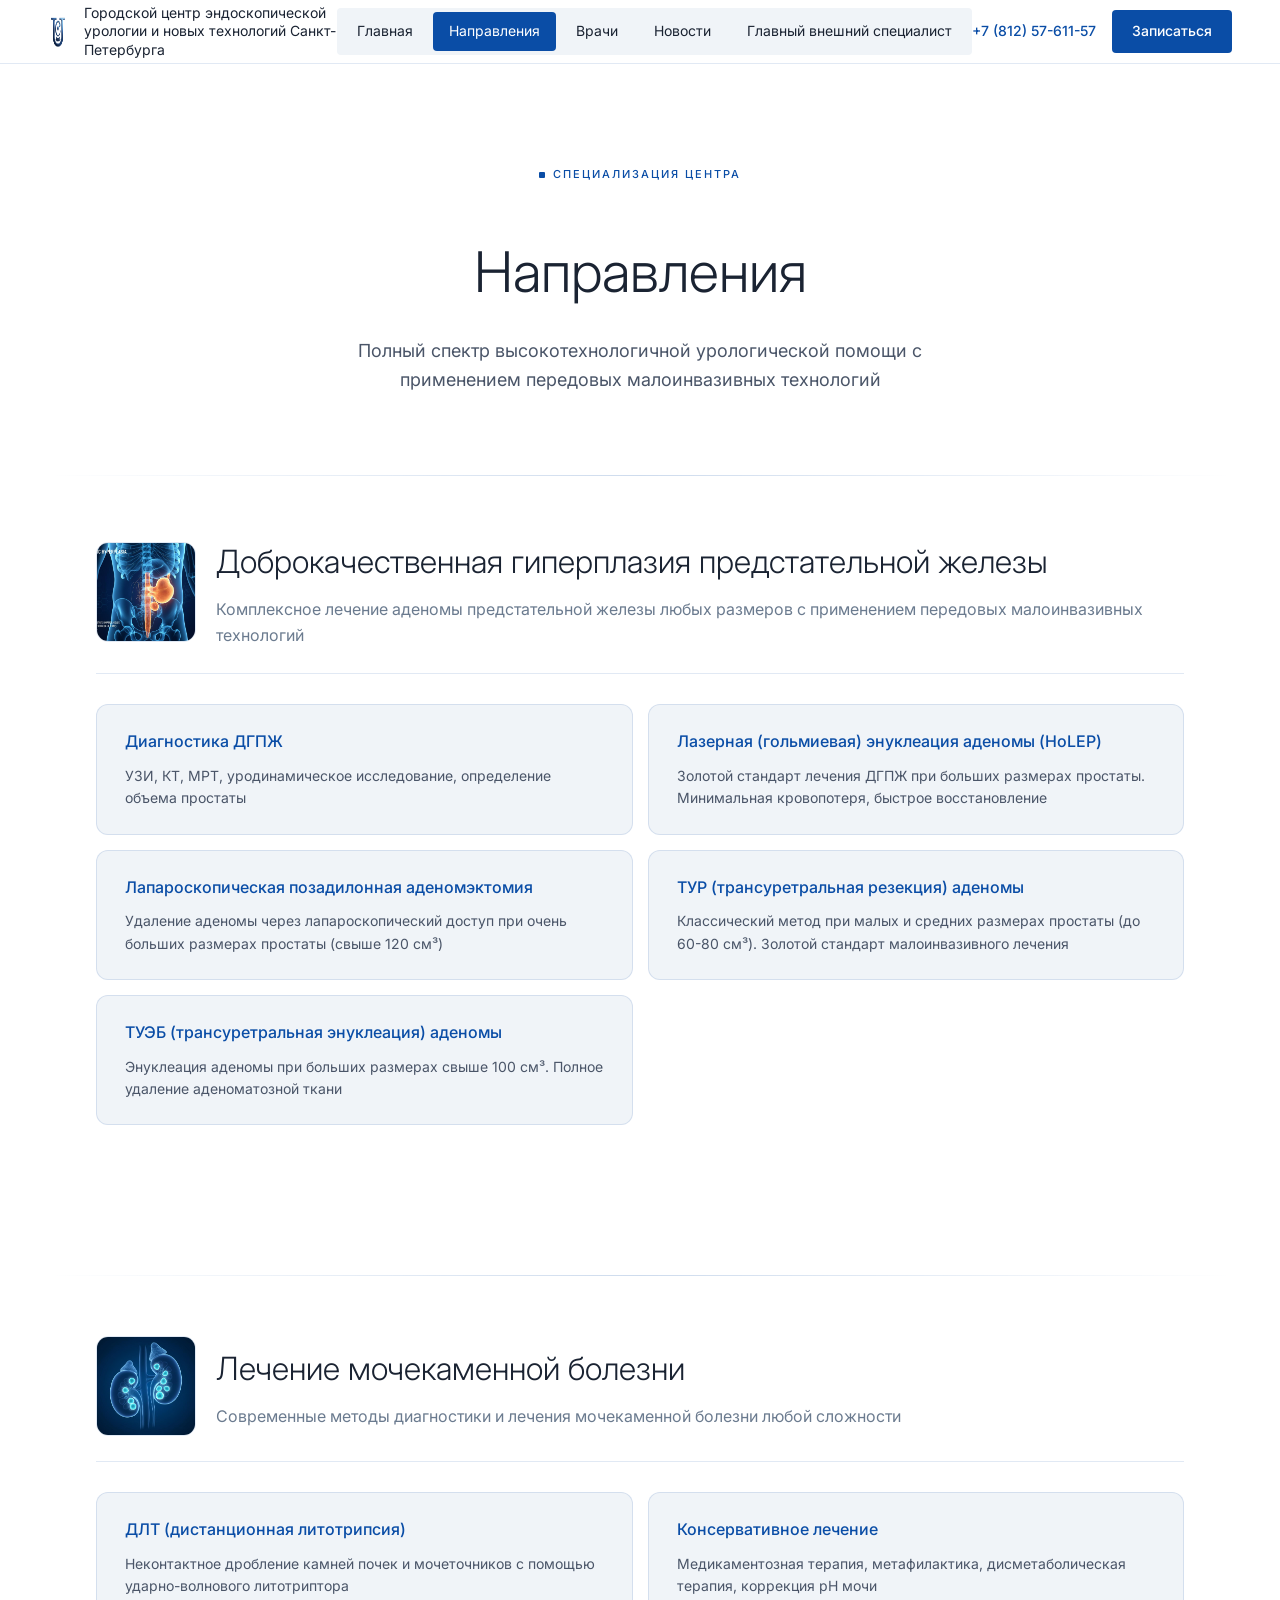
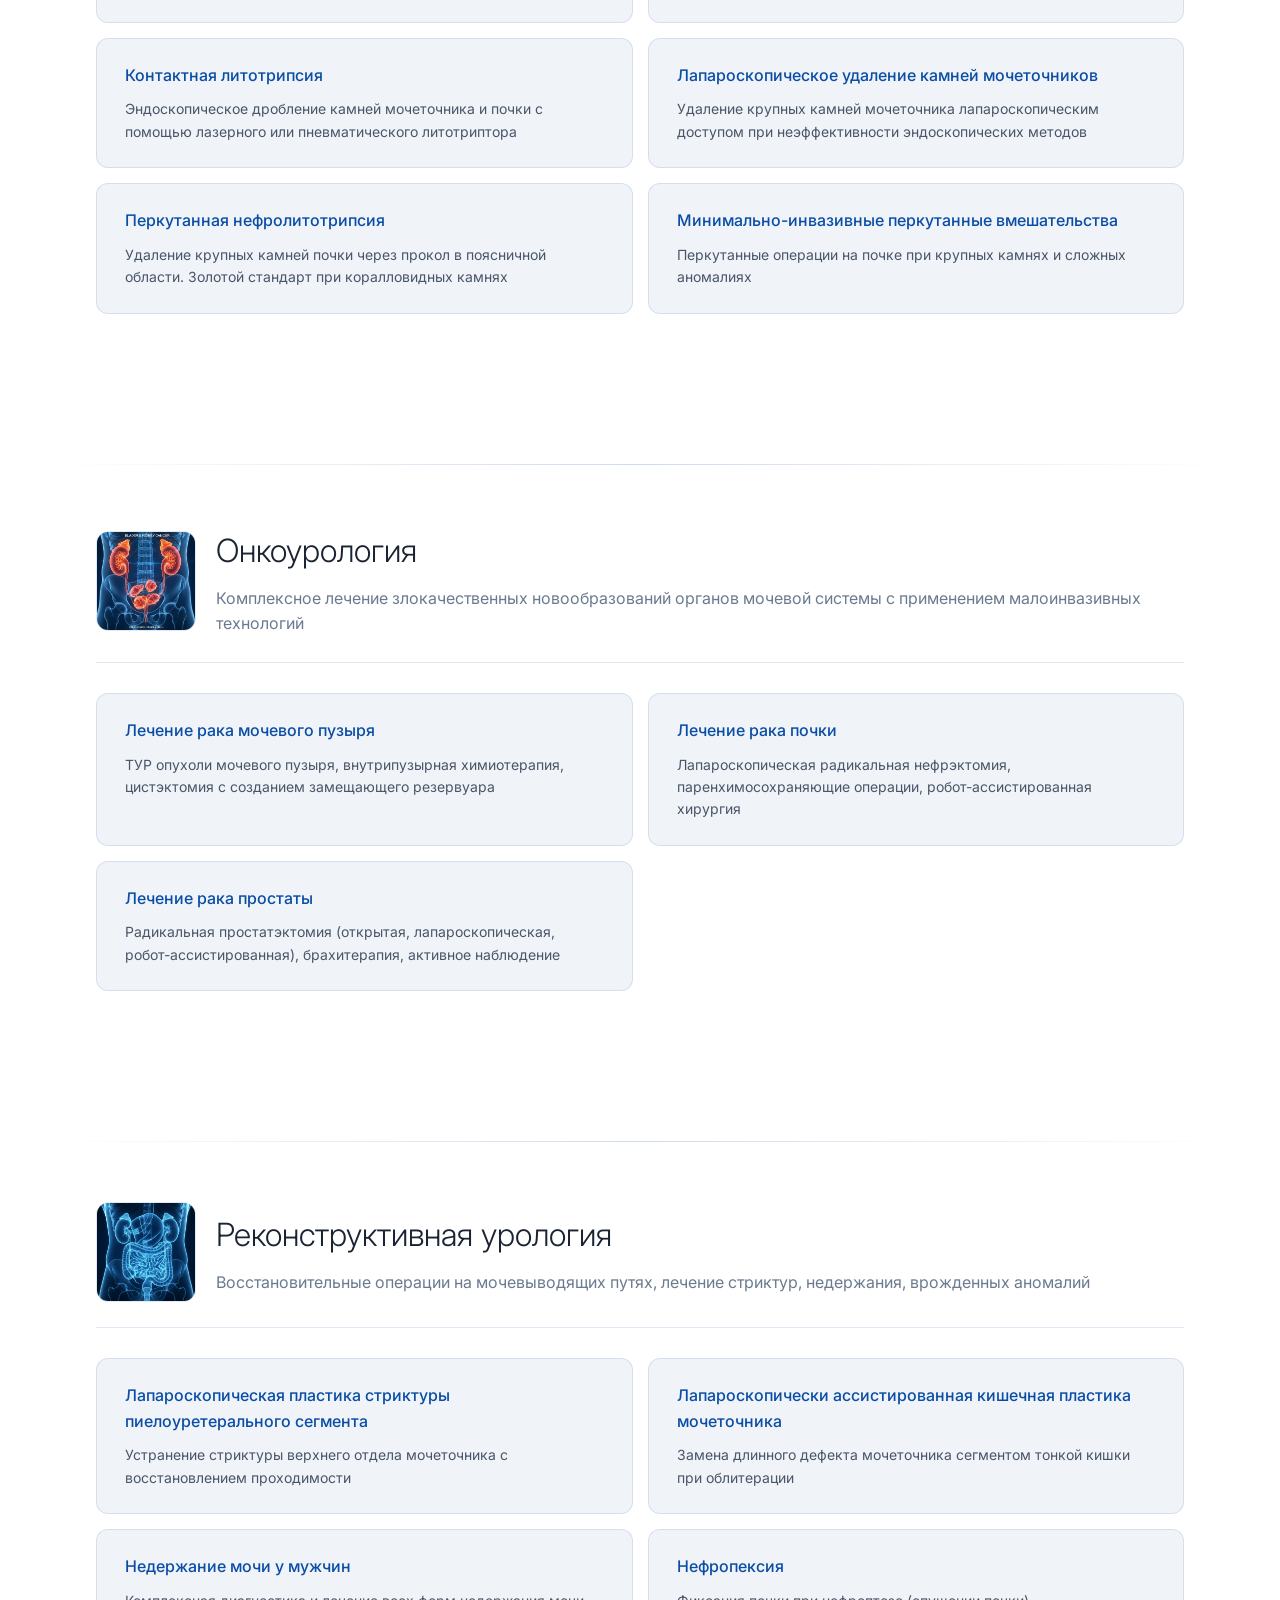
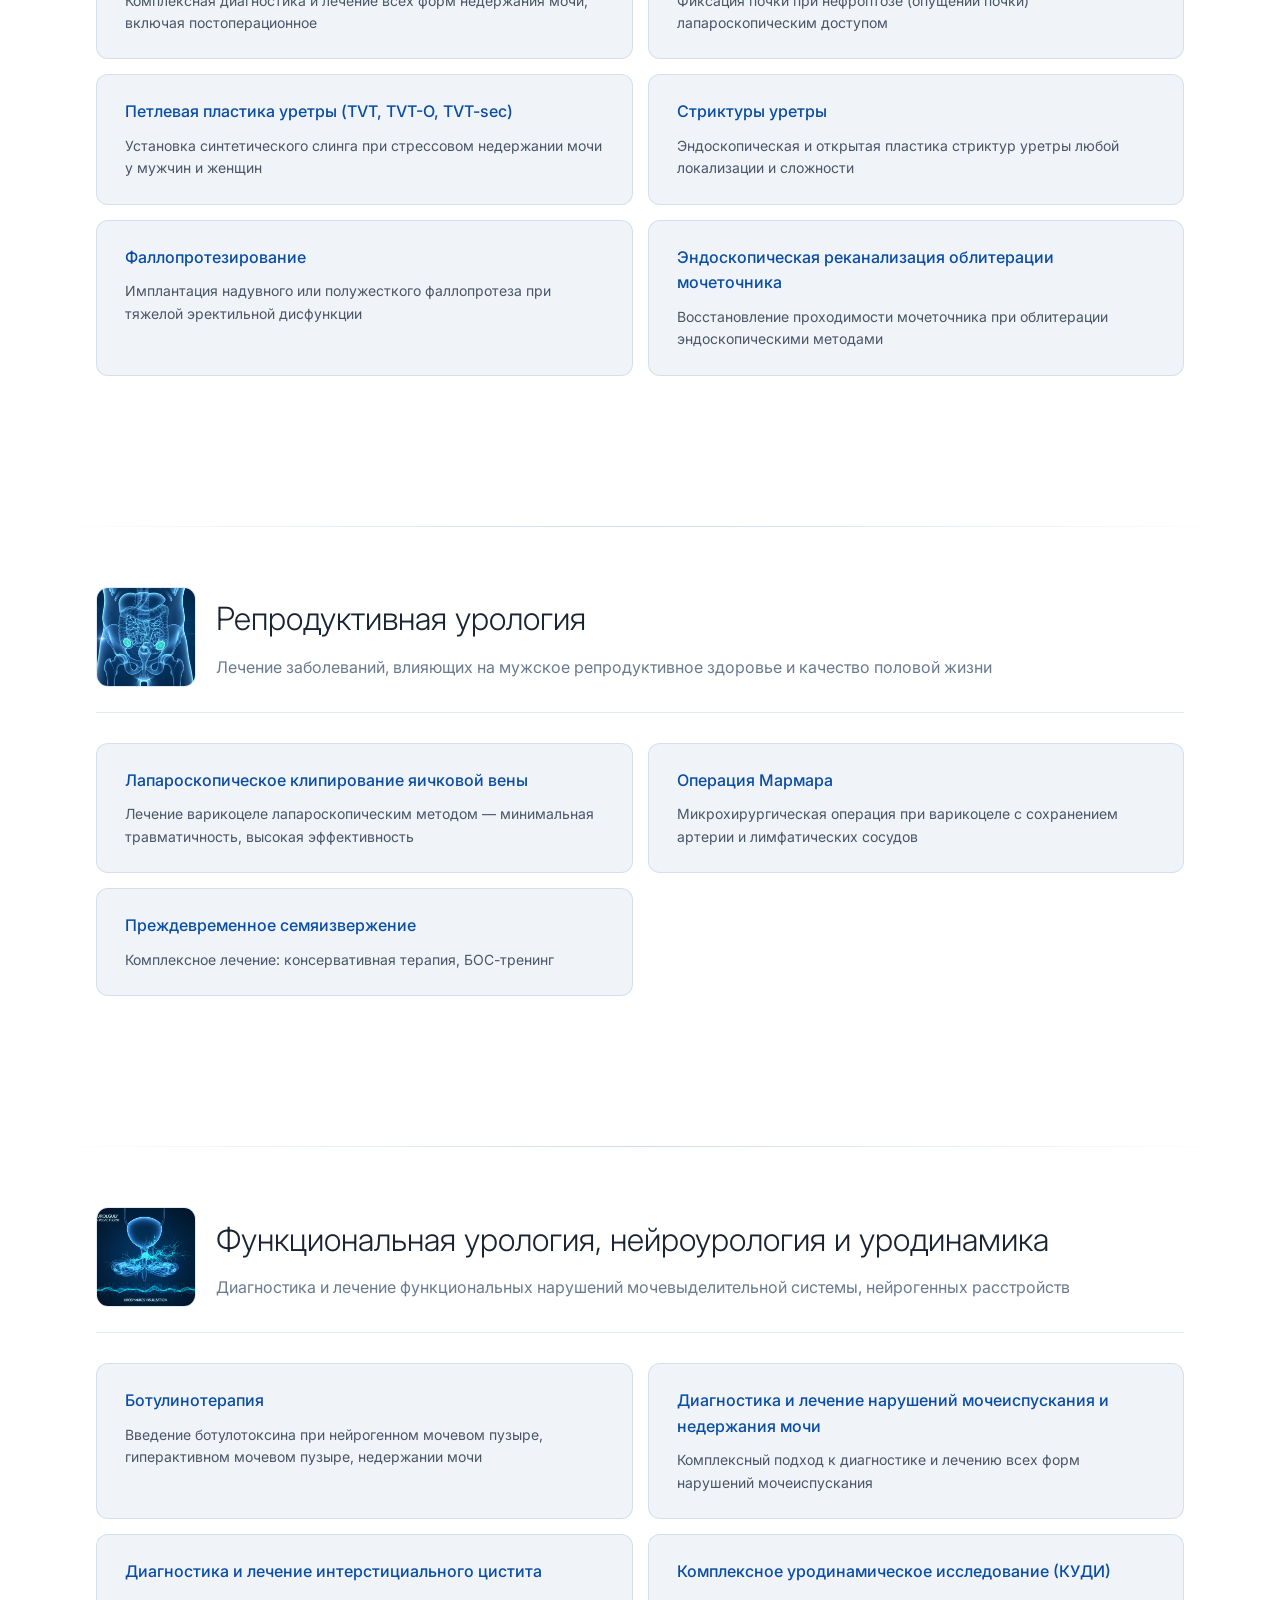
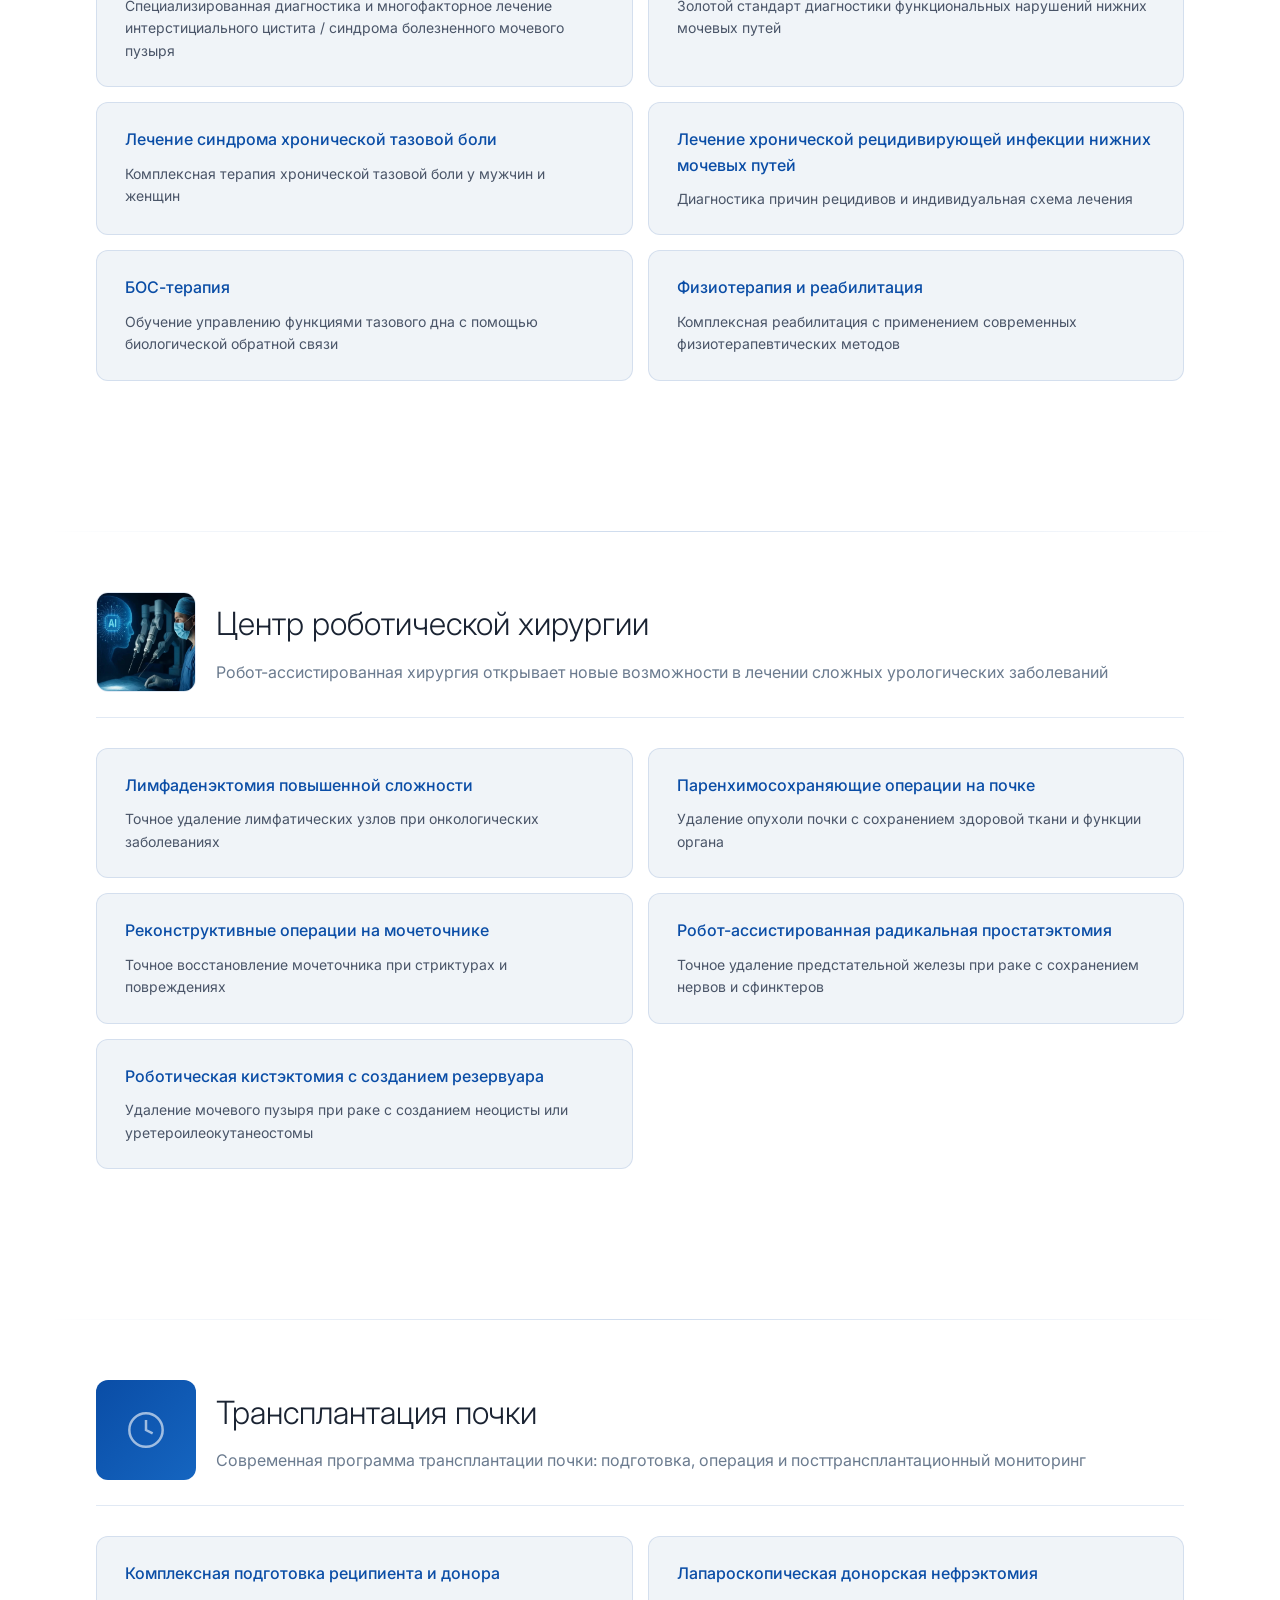
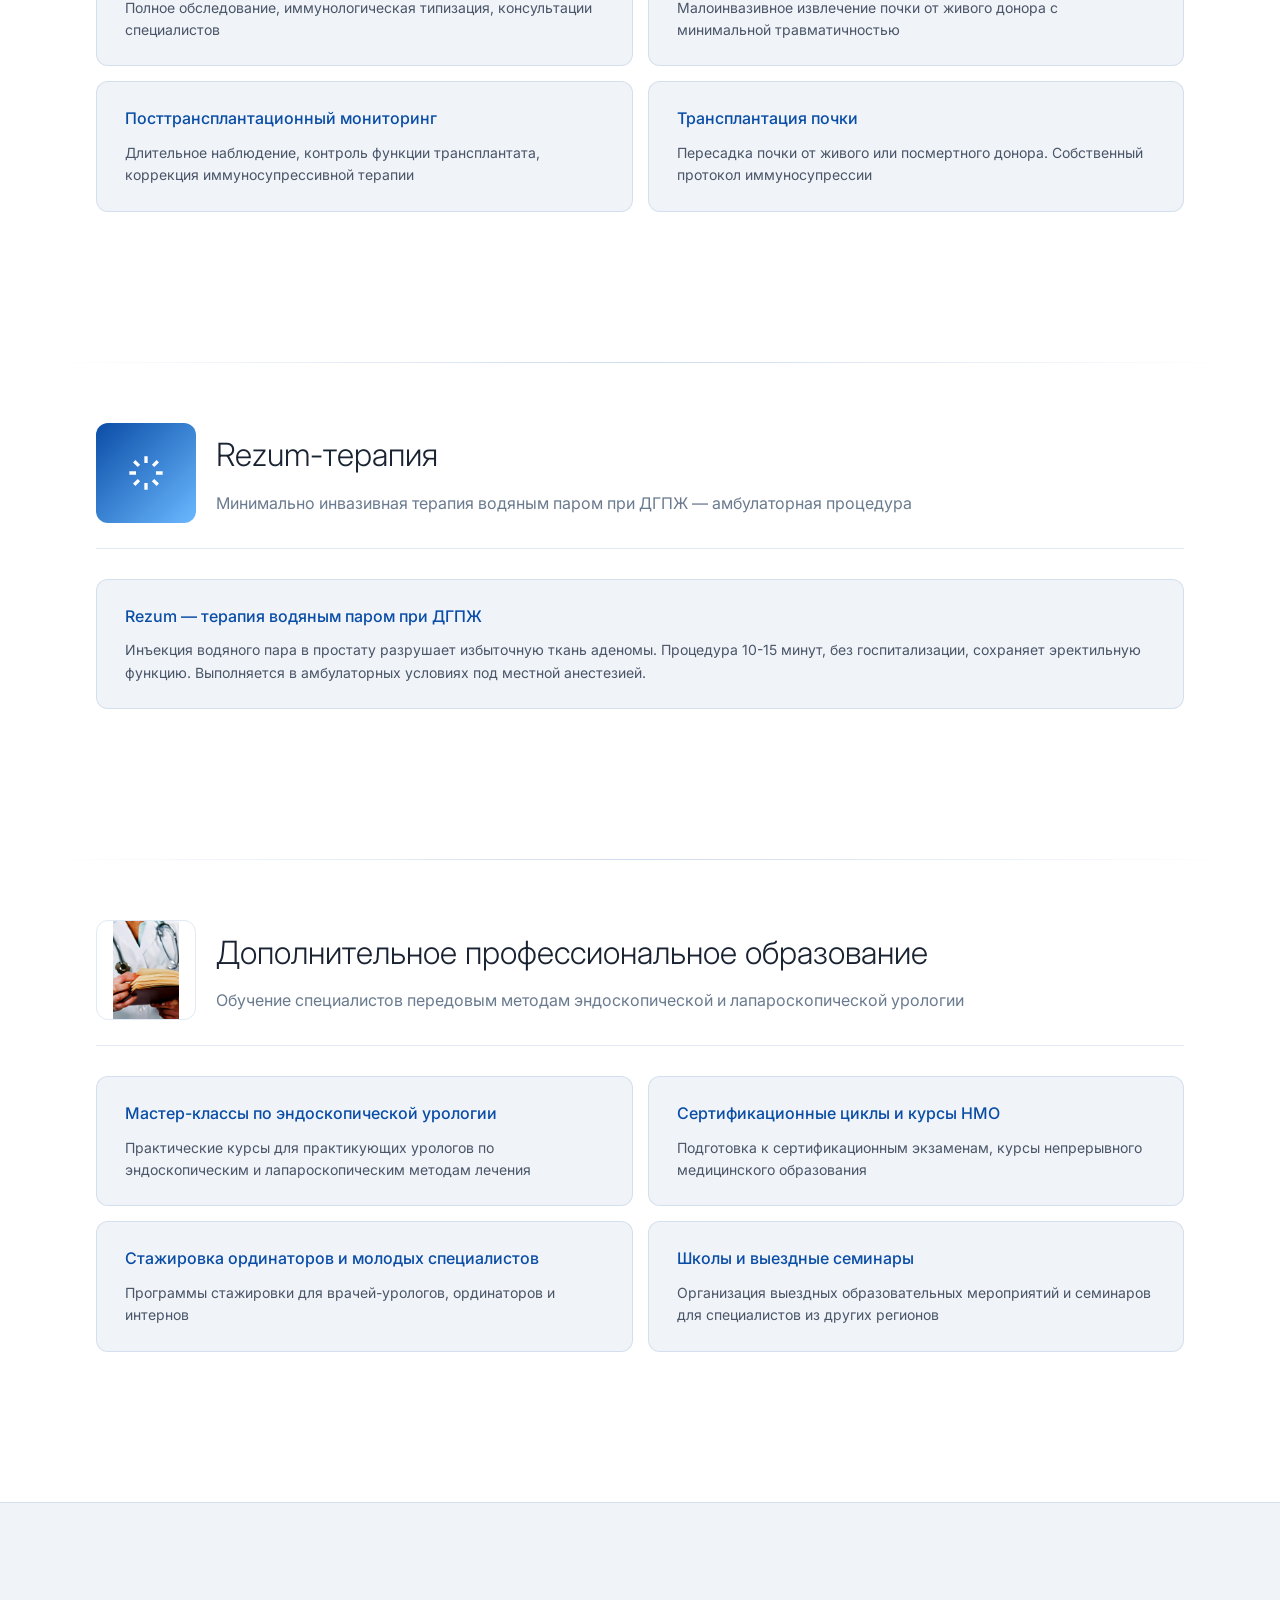
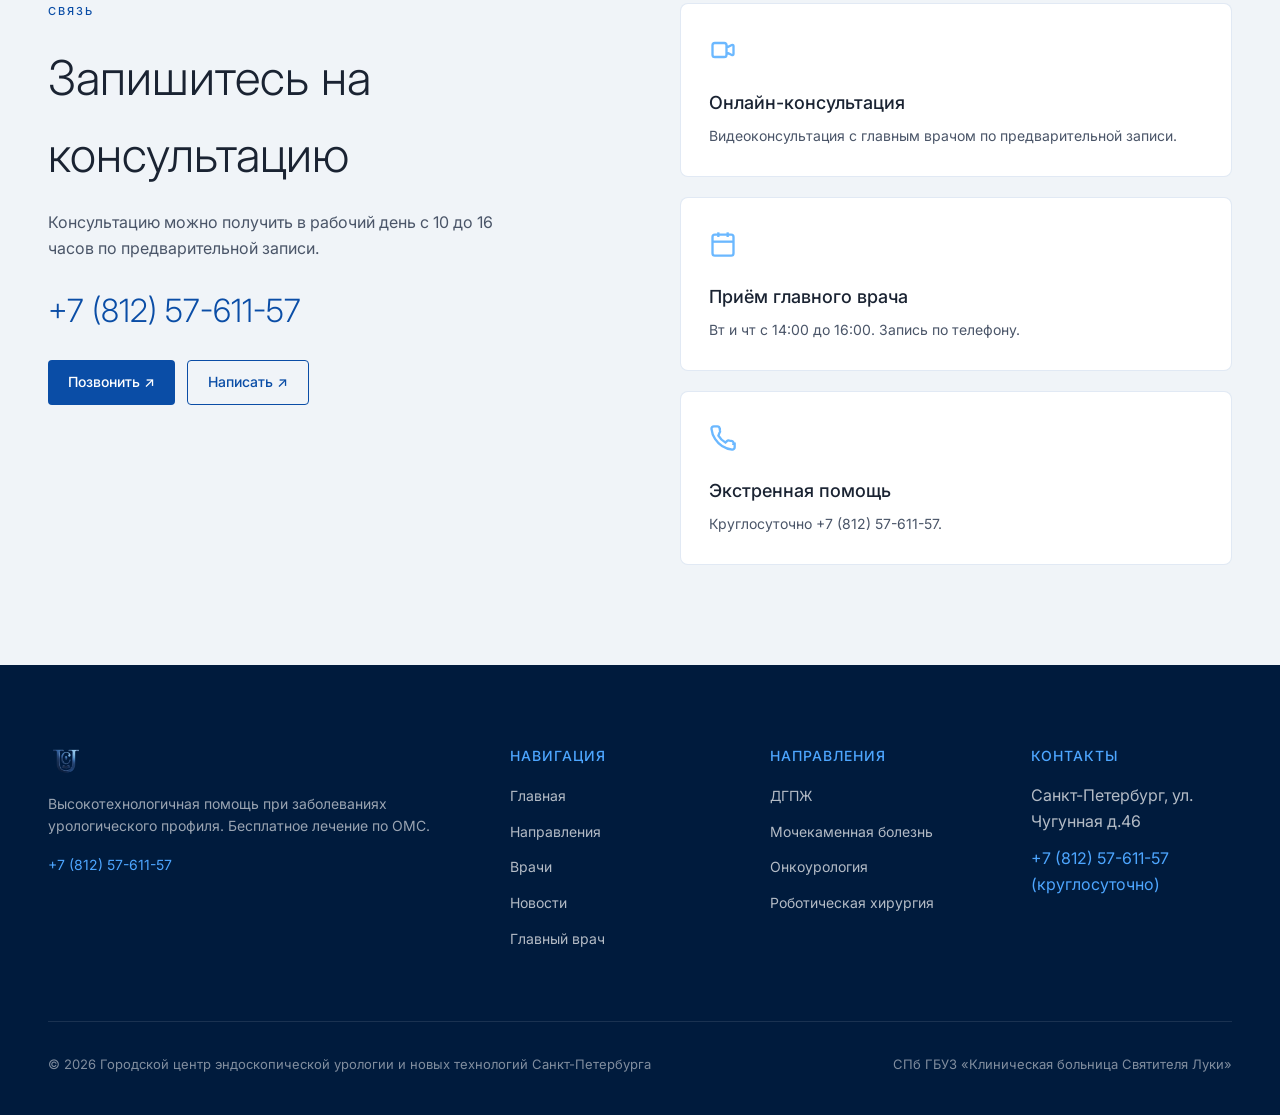
<file: directions.html>
<!DOCTYPE html>
<html lang="ru">
<head>
  <meta charset="UTF-8">
  <meta name="viewport" content="width=device-width, initial-scale=1.0">
  <title>Направления — Городской центр эндоскопической урологии</title>
  <link rel="preconnect" href="https://fonts.googleapis.com">
  <link rel="preconnect" href="https://fonts.gstatic.com" crossorigin>
  <link href="https://fonts.googleapis.com/css2?family=Inter:wght@300;400;500;600;700&display=swap" rel="stylesheet">
  <link rel="stylesheet" href="style.css?v=2">
  <link rel="icon" href="images/logo.png" type="image/png">
</head>
<body>

  <!-- HEADER -->
  <header class="header">
    <div class="header-left">
      <a href="index.html"><img src="images/logo.png" alt="Логотип" class="header-logo"></a>
      <span class="header-brand"><a href="index.html">Городской центр эндоскопической урологии и новых технологий Санкт-Петербурга</a></span>
    </div>
    <nav class="header-nav">
      <a href="index.html" class="nav-link">Главная</a>
      <a href="directions.html" class="nav-link active">Направления</a>
      <a href="doctors.html" class="nav-link">Врачи</a>
      <a href="news.html" class="nav-link">Новости</a>
      <a href="chief.html" class="nav-link">Главный внешний специалист</a>
    </nav>
    <div class="header-right">
      <a href="tel:+78125761157" class="header-phone">+7 (812) 57-611-57</a>
      <a href="tel:+78125761157" class="btn btn-white">Записаться</a>
      <button class="menu-toggle" aria-label="Menu"><span></span><span></span><span></span></button>
    </div>
  </header>

  <!-- PAGE HEADER -->
  <div class="page-header page-header-centered" style="background:linear-gradient(180deg, #0d1f3c 0%, var(--bg-dark) 100%);">
    <div class="container">
      <span class="section-label">Специализация центра</span>
      <h1 style="margin:20px 0;">Направления</h1>
      <p>Полный спектр высокотехнологичной урологической помощи с применением передовых малоинвазивных технологий</p>
    </div>
  </div>

  <div class="divider"></div>

  <!-- ДГПЖ -->
  <section class="directions-page" id="dgpzh" style="padding-top:60px;">
    <div class="container">
      <div class="direction-section">
        <div class="direction-section-header">
          <img src="images/dir-dgpzh.jpg" alt="ДГПЖ">
          <div>
            <h2>Доброкачественная гиперплазия предстательной железы</h2>
            <p>Комплексное лечение аденомы предстательной железы любых размеров с применением передовых малоинвазивных технологий</p>
          </div>
        </div>
        <ul class="treatment-list">
          <li class="treatment-item reveal">
            <h4>Диагностика ДГПЖ</h4>
            <p>УЗИ, КТ, МРТ, уродинамическое исследование, определение объема простаты</p>
          </li>
          <li class="treatment-item reveal">
            <h4>Лазерная (гольмиевая) энуклеация аденомы (HoLEP)</h4>
            <p>Золотой стандарт лечения ДГПЖ при больших размерах простаты. Минимальная кровопотеря, быстрое восстановление</p>
          </li>
          <li class="treatment-item reveal">
            <h4>Лапароскопическая позадилонная аденомэктомия</h4>
            <p>Удаление аденомы через лапароскопический доступ при очень больших размерах простаты (свыше 120 см&#179;)</p>
          </li>
          <li class="treatment-item reveal">
            <h4>ТУР (трансуретральная резекция) аденомы</h4>
            <p>Классический метод при малых и средних размерах простаты (до 60-80 см&#179;). Золотой стандарт малоинвазивного лечения</p>
          </li>
          <li class="treatment-item reveal">
            <h4>ТУЭБ (трансуретральная энуклеация) аденомы</h4>
            <p>Энуклеация аденомы при больших размерах свыше 100 см&#179;. Полное удаление аденоматозной ткани</p>
          </li>
        </ul>
      </div>
    </div>
  </section>

  <div class="divider"></div>

  <!-- Мочекаменная болезнь -->
  <section class="directions-page" id="urolithiasis" style="padding-top:60px;">
    <div class="container">
      <div class="direction-section">
        <div class="direction-section-header">
          <img src="images/dir-urolithiasis.jpg" alt="Мочекаменная болезнь">
          <div>
            <h2>Лечение мочекаменной болезни</h2>
            <p>Современные методы диагностики и лечения мочекаменной болезни любой сложности</p>
          </div>
        </div>
        <ul class="treatment-list">
          <li class="treatment-item reveal">
            <h4>ДЛТ (дистанционная литотрипсия)</h4>
            <p>Неконтактное дробление камней почек и мочеточников с помощью ударно-волнового литотриптора</p>
          </li>
          <li class="treatment-item reveal">
            <h4>Консервативное лечение</h4>
            <p>Медикаментозная терапия, метафилактика, дисметаболическая терапия, коррекция pH мочи</p>
          </li>
          <li class="treatment-item reveal">
            <h4>Контактная литотрипсия</h4>
            <p>Эндоскопическое дробление камней мочеточника и почки с помощью лазерного или пневматического литотриптора</p>
          </li>
          <li class="treatment-item reveal">
            <h4>Лапароскопическое удаление камней мочеточников</h4>
            <p>Удаление крупных камней мочеточника лапароскопическим доступом при неэффективности эндоскопических методов</p>
          </li>
          <li class="treatment-item reveal">
            <h4>Перкутанная нефролитотрипсия</h4>
            <p>Удаление крупных камней почки через прокол в поясничной области. Золотой стандарт при коралловидных камнях</p>
          </li>
          <li class="treatment-item reveal">
            <h4>Минимально-инвазивные перкутанные вмешательства</h4>
            <p>Перкутанные операции на почке при крупных камнях и сложных аномалиях</p>
          </li>
        </ul>
      </div>
    </div>
  </section>

  <div class="divider"></div>

  <!-- Онкоурология -->
  <section class="directions-page" id="oncology" style="padding-top:60px;">
    <div class="container">
      <div class="direction-section">
        <div class="direction-section-header">
          <img src="images/dir-oncology.jpg" alt="Онкоурология">
          <div>
            <h2>Онкоурология</h2>
            <p>Комплексное лечение злокачественных новообразований органов мочевой системы с применением малоинвазивных технологий</p>
          </div>
        </div>
        <ul class="treatment-list">
          <li class="treatment-item reveal">
            <h4>Лечение рака мочевого пузыря</h4>
            <p>ТУР опухоли мочевого пузыря, внутрипузырная химиотерапия, цистэктомия с созданием замещающего резервуара</p>
          </li>
          <li class="treatment-item reveal">
            <h4>Лечение рака почки</h4>
            <p>Лапароскопическая радикальная нефрэктомия, паренхимосохраняющие операции, робот-ассистированная хирургия</p>
          </li>
          <li class="treatment-item reveal">
            <h4>Лечение рака простаты</h4>
            <p>Радикальная простатэктомия (открытая, лапароскопическая, робот-ассистированная), брахитерапия, активное наблюдение</p>
          </li>
        </ul>
      </div>
    </div>
  </section>

  <div class="divider"></div>

  <!-- Реконструктивная урология -->
  <section class="directions-page" id="reconstructive" style="padding-top:60px;">
    <div class="container">
      <div class="direction-section">
        <div class="direction-section-header">
          <img src="images/dir-reconstructive.jpg" alt="Реконструктивная урология">
          <div>
            <h2>Реконструктивная урология</h2>
            <p>Восстановительные операции на мочевыводящих путях, лечение стриктур, недержания, врожденных аномалий</p>
          </div>
        </div>
        <ul class="treatment-list">
          <li class="treatment-item reveal">
            <h4>Лапароскопическая пластика стриктуры пиелоуретерального сегмента</h4>
            <p>Устранение стриктуры верхнего отдела мочеточника с восстановлением проходимости</p>
          </li>
          <li class="treatment-item reveal">
            <h4>Лапароскопически ассистированная кишечная пластика мочеточника</h4>
            <p>Замена длинного дефекта мочеточника сегментом тонкой кишки при облитерации</p>
          </li>
          <li class="treatment-item reveal">
            <h4>Недержание мочи у мужчин</h4>
            <p>Комплексная диагностика и лечение всех форм недержания мочи, включая постоперационное</p>
          </li>
          <li class="treatment-item reveal">
            <h4>Нефропексия</h4>
            <p>Фиксация почки при нефроптозе (опущении почки) лапароскопическим доступом</p>
          </li>
          <li class="treatment-item reveal">
            <h4>Петлевая пластика уретры (TVT, TVT-O, TVT-sec)</h4>
            <p>Установка синтетического слинга при стрессовом недержании мочи у мужчин и женщин</p>
          </li>
          <li class="treatment-item reveal">
            <h4>Стриктуры уретры</h4>
            <p>Эндоскопическая и открытая пластика стриктур уретры любой локализации и сложности</p>
          </li>
          <li class="treatment-item reveal">
            <h4>Фаллопротезирование</h4>
            <p>Имплантация надувного или полужесткого фаллопротеза при тяжелой эректильной дисфункции</p>
          </li>
          <li class="treatment-item reveal">
            <h4>Эндоскопическая реканализация облитерации мочеточника</h4>
            <p>Восстановление проходимости мочеточника при облитерации эндоскопическими методами</p>
          </li>
        </ul>
      </div>
    </div>
  </section>

  <div class="divider"></div>

  <!-- Репродуктивная урология -->
  <section class="directions-page" id="reproductive" style="padding-top:60px;">
    <div class="container">
      <div class="direction-section">
        <div class="direction-section-header">
          <img src="images/dir-reproductive.jpg" alt="Репродуктивная урология">
          <div>
            <h2>Репродуктивная урология</h2>
            <p>Лечение заболеваний, влияющих на мужское репродуктивное здоровье и качество половой жизни</p>
          </div>
        </div>
        <ul class="treatment-list">
          <li class="treatment-item reveal">
            <h4>Лапароскопическое клипирование яичковой вены</h4>
            <p>Лечение варикоцеле лапароскопическим методом — минимальная травматичность, высокая эффективность</p>
          </li>
          <li class="treatment-item reveal">
            <h4>Операция Мармара</h4>
            <p>Микрохирургическая операция при варикоцеле с сохранением артерии и лимфатических сосудов</p>
          </li>
          <li class="treatment-item reveal">
            <h4>Преждевременное семяизвержение</h4>
            <p>Комплексное лечение: консервативная терапия, БОС-тренинг</p>
          </li>
        </ul>
      </div>
    </div>
  </section>

  <div class="divider"></div>

  <!-- Функциональная урология -->
  <section class="directions-page" id="functional" style="padding-top:60px;">
    <div class="container">
      <div class="direction-section">
        <div class="direction-section-header">
          <img src="images/dir-functional.jpg" alt="Функциональная урология">
          <div>
            <h2>Функциональная урология, нейроурология и уродинамика</h2>
            <p>Диагностика и лечение функциональных нарушений мочевыделительной системы, нейрогенных расстройств</p>
          </div>
        </div>
        <ul class="treatment-list">
          <li class="treatment-item reveal">
            <h4>Ботулинотерапия</h4>
            <p>Введение ботулотоксина при нейрогенном мочевом пузыре, гиперактивном мочевом пузыре, недержании мочи</p>
          </li>
          <li class="treatment-item reveal">
            <h4>Диагностика и лечение нарушений мочеиспускания и недержания мочи</h4>
            <p>Комплексный подход к диагностике и лечению всех форм нарушений мочеиспускания</p>
          </li>
          <li class="treatment-item reveal">
            <h4>Диагностика и лечение интерстициального цистита</h4>
            <p>Специализированная диагностика и многофакторное лечение интерстициального цистита / синдрома болезненного мочевого пузыря</p>
          </li>
          <li class="treatment-item reveal">
            <h4>Комплексное уродинамическое исследование (КУДИ)</h4>
            <p>Золотой стандарт диагностики функциональных нарушений нижних мочевых путей</p>
          </li>
          <li class="treatment-item reveal">
            <h4>Лечение синдрома хронической тазовой боли</h4>
            <p>Комплексная терапия хронической тазовой боли у мужчин и женщин</p>
          </li>
          <li class="treatment-item reveal">
            <h4>Лечение хронической рецидивирующей инфекции нижних мочевых путей</h4>
            <p>Диагностика причин рецидивов и индивидуальная схема лечения</p>
          </li>
          <li class="treatment-item reveal">
            <h4>БОС-терапия</h4>
            <p>Обучение управлению функциями тазового дна с помощью биологической обратной связи</p>
          </li>
          <li class="treatment-item reveal">
            <h4>Физиотерапия и реабилитация</h4>
            <p>Комплексная реабилитация с применением современных физиотерапевтических методов</p>
          </li>
        </ul>
      </div>
    </div>
  </section>

  <div class="divider"></div>

  <!-- Роботическая хирургия -->
  <section class="directions-page" id="robot" style="padding-top:60px;">
    <div class="container">
      <div class="direction-section">
        <div class="direction-section-header">
          <img src="images/robot-surgery.jpg" alt="Роботическая хирургия">
          <div>
            <h2>Центр роботической хирургии</h2>
            <p>Робот-ассистированная хирургия открывает новые возможности в лечении сложных урологических заболеваний</p>
          </div>
        </div>
        <ul class="treatment-list">
          <li class="treatment-item reveal">
            <h4>Лимфаденэктомия повышенной сложности</h4>
            <p>Точное удаление лимфатических узлов при онкологических заболеваниях</p>
          </li>
          <li class="treatment-item reveal">
            <h4>Паренхимосохраняющие операции на почке</h4>
            <p>Удаление опухоли почки с сохранением здоровой ткани и функции органа</p>
          </li>
          <li class="treatment-item reveal">
            <h4>Реконструктивные операции на мочеточнике</h4>
            <p>Точное восстановление мочеточника при стриктурах и повреждениях</p>
          </li>
          <li class="treatment-item reveal">
            <h4>Робот-ассистированная радикальная простатэктомия</h4>
            <p>Точное удаление предстательной железы при раке с сохранением нервов и сфинктеров</p>
          </li>
          <li class="treatment-item reveal">
            <h4>Роботическая кистэктомия с созданием резервуара</h4>
            <p>Удаление мочевого пузыря при раке с созданием неоцисты или уретероилеокутанеостомы</p>
          </li>
        </ul>
      </div>
    </div>
  </section>

  <div class="divider"></div>

  <!-- Трансплантация почки -->
  <section class="directions-page" style="padding-top:60px;">
    <div class="container">
      <div class="direction-section">
        <div class="direction-section-header">
          <div style="width:100px;height:100px;background:var(--gradient-blue);border-radius:12px;display:flex;align-items:center;justify-content:center;">
            <svg width="40" height="40" viewBox="0 0 24 24" fill="none" stroke="rgba(255,255,255,0.6)" stroke-width="1.5">
              <path d="M12 2a10 10 0 1 0 0 20 10 10 0 0 0 0-20z"/>
              <path d="M12 6v6l4 2"/>
            </svg>
          </div>
          <div>
            <h2>Трансплантация почки</h2>
            <p>Современная программа трансплантации почки: подготовка, операция и посттрансплантационный мониторинг</p>
          </div>
        </div>
        <ul class="treatment-list">
          <li class="treatment-item reveal">
            <h4>Комплексная подготовка реципиента и донора</h4>
            <p>Полное обследование, иммунологическая типизация, консультации специалистов</p>
          </li>
          <li class="treatment-item reveal">
            <h4>Лапароскопическая донорская нефрэктомия</h4>
            <p>Малоинвазивное извлечение почки от живого донора с минимальной травматичностью</p>
          </li>
          <li class="treatment-item reveal">
            <h4>Посттрансплантационный мониторинг</h4>
            <p>Длительное наблюдение, контроль функции трансплантата, коррекция иммуносупрессивной терапии</p>
          </li>
          <li class="treatment-item reveal">
            <h4>Трансплантация почки</h4>
            <p>Пересадка почки от живого или посмертного донора. Собственный протокол иммуносупрессии</p>
          </li>
        </ul>
      </div>
    </div>
  </section>

  <div class="divider"></div>

  <!-- Rezum -->
  <section class="directions-page" style="padding-top:60px;">
    <div class="container">
      <div class="direction-section">
        <div class="direction-section-header">
          <div style="width:100px;height:100px;background:linear-gradient(135deg, #0A4DA6, #6BB8FF);border-radius:12px;display:flex;align-items:center;justify-content:center;">
            <svg width="40" height="40" viewBox="0 0 24 24" fill="none" stroke="#fff" stroke-width="2">
              <path d="M12 2v4M12 18v4M4.93 4.93l2.83 2.83M16.24 16.24l2.83 2.83M2 12h4M18 12h4M4.93 19.07l2.83-2.83M16.24 7.76l2.83-2.83"/>
            </svg>
          </div>
          <div>
            <h2>Rezum-терапия</h2>
            <p>Минимально инвазивная терапия водяным паром при ДГПЖ — амбулаторная процедура</p>
          </div>
        </div>
        <ul class="treatment-list">
          <li class="treatment-item reveal" style="grid-column:1/-1;">
            <h4>Rezum — терапия водяным паром при ДГПЖ</h4>
            <p>Инъекция водяного пара в простату разрушает избыточную ткань аденомы. Процедура 10-15 минут, без госпитализации, сохраняет эректильную функцию. Выполняется в амбулаторных условиях под местной анестезией.</p>
          </li>
        </ul>
      </div>
    </div>
  </section>

  <div class="divider"></div>

  <!-- Образование -->
  <section class="directions-page" style="padding-top:60px; padding-bottom:100px;">
    <div class="container">
      <div class="direction-section">
        <div class="direction-section-header">
          <img src="images/doctor-book.jpg" alt="Образование" style="object-fit:contain; background:var(--bg-dark);">
          <div>
            <h2>Дополнительное профессиональное образование</h2>
            <p>Обучение специалистов передовым методам эндоскопической и лапароскопической урологии</p>
          </div>
        </div>
        <ul class="treatment-list">
          <li class="treatment-item reveal">
            <h4>Мастер-классы по эндоскопической урологии</h4>
            <p>Практические курсы для практикующих урологов по эндоскопическим и лапароскопическим методам лечения</p>
          </li>
          <li class="treatment-item reveal">
            <h4>Сертификационные циклы и курсы НМО</h4>
            <p>Подготовка к сертификационным экзаменам, курсы непрерывного медицинского образования</p>
          </li>
          <li class="treatment-item reveal">
            <h4>Стажировка ординаторов и молодых специалистов</h4>
            <p>Программы стажировки для врачей-урологов, ординаторов и интернов</p>
          </li>
          <li class="treatment-item reveal">
            <h4>Школы и выездные семинары</h4>
            <p>Организация выездных образовательных мероприятий и семинаров для специалистов из других регионов</p>
          </li>
        </ul>
      </div>
    </div>
  </section>

  <!-- CTA -->
  <section class="cta-section">
    <div class="cta-inner">
      <div class="cta-top">
        <div class="cta-left">
          <div class="cta-label">СВЯЗЬ</div>
          <h2 class="cta-heading">Запишитесь на консультацию</h2>
          <p class="cta-subtext">Консультацию можно получить в рабочий день с 10 до 16 часов по предварительной записи.</p>
          <a href="tel:+78125761157" class="cta-phone">+7 (812) 57-611-57</a>
          <div style="margin-top:20px;display:flex;gap:12px;flex-wrap:wrap;">
            <a href="tel:+78125761157" class="btn btn-blue">Позвонить &#8599;</a>
            <a href="mailto:info@lucaclinic.ru" class="btn btn-outline-blue">Написать &#8599;</a>
          </div>
        </div>
        <div class="cta-right">
          <div class="cta-info-card reveal">
            <div class="cta-info-icon">
              <svg width="28" height="28" viewBox="0 0 24 24" fill="none" stroke="#6BB8FF" stroke-width="2"><path d="M15 10l4.553-2.276A1 1 0 0121 8.618v6.764a1 1 0 01-1.447.894L15 14M5 18h8a2 2 0 002-2V8a2 2 0 00-2-2H5a2 2 0 00-2 2v8a2 2 0 002 2z"/></svg>
            </div>
            <h4>Онлайн-консультация</h4>
            <p>Видеоконсультация с главным врачом по предварительной записи.</p>
          </div>
          <div class="cta-info-card reveal">
            <div class="cta-info-icon">
              <svg width="28" height="28" viewBox="0 0 24 24" fill="none" stroke="#6BB8FF" stroke-width="2"><rect x="3" y="4" width="18" height="18" rx="2" ry="2"/><line x1="16" y1="2" x2="16" y2="6"/><line x1="8" y1="2" x2="8" y2="6"/><line x1="3" y1="10" x2="21" y2="10"/></svg>
            </div>
            <h4>Приём главного врача</h4>
            <p>Вт и чт с 14:00 до 16:00. Запись по телефону.</p>
          </div>
          <div class="cta-info-card reveal">
            <div class="cta-info-icon">
              <svg width="28" height="28" viewBox="0 0 24 24" fill="none" stroke="#6BB8FF" stroke-width="2"><path d="M22 16.92v3a2 2 0 0 1-2.18 2 19.79 19.79 0 0 1-8.63-3.07 19.5 19.5 0 0 1-6-6 19.79 19.79 0 0 1-3.07-8.67A2 2 0 0 1 4.11 2h3a2 2 0 0 1 2 1.72c.13.59.22 1.2.29 1.83a2 2 0 0 1-.45 2.11L8.09 9.91a16 16 0 0 0 6 6l1.27-1.27a2 2 0 0 1 2.11-.45c.63.07 1.24.16 1.83.29A2 2 0 0 1 21 16.92z"/></svg>
            </div>
            <h4>Экстренная помощь</h4>
            <p>Круглосуточно +7 (812) 57-611-57.</p>
          </div>
        </div>
      </div>
    </div>
  </section>

  <!-- FOOTER -->
  <footer class="footer">
    <div class="footer-grid footer-grid-4">
      <div>
        <a href="index.html"><img src="images/logo.png" alt="" class="footer-logo" style="margin-bottom:16px;"></a>
        <p style="font-size:14px;color:rgba(255,255,255,0.6);margin-bottom:16px;line-height:1.6;">
          Высокотехнологичная помощь при заболеваниях урологического профиля. Бесплатное лечение по ОМС.
        </p>
        <p style="font-size:14px;color:var(--text-blue-light);">+7 (812) 57-611-57</p>
      </div>
      <div>
        <h4 class="footer-nav-title">Навигация</h4>
        <ul class="footer-nav-links">
          <li><a href="index.html">Главная</a></li>
          <li><a href="directions.html">Направления</a></li>
          <li><a href="doctors.html">Врачи</a></li>
          <li><a href="news.html">Новости</a></li>
          <li><a href="chief.html">Главный врач</a></li>
        </ul>
      </div>
      <div>
        <h4 class="footer-nav-title">Направления</h4>
        <ul class="footer-nav-links">
          <li><a href="directions.html#dgpzh">ДГПЖ</a></li>
          <li><a href="directions.html#urolithiasis">Мочекаменная болезнь</a></li>
          <li><a href="directions.html#oncology">Онкоурология</a></li>
          <li><a href="directions.html#robot">Роботическая хирургия</a></li>
        </ul>
      </div>
      <div>
        <h4 class="footer-nav-title">Контакты</h4>
        <ul class="footer-nav-links">
          <li>Санкт-Петербург, ул. Чугунная д.46</li>
          <li style="margin-top:12px;color:var(--text-blue-light);">+7 (812) 57-611-57 (круглосуточно)</li>
        </ul>
      </div>
    </div>
    <div class="footer-bottom">
      <span class="footer-copyright">&copy; 2026 Городской центр эндоскопической урологии и новых технологий Санкт-Петербурга</a></span>
      <span class="footer-copyright">СПб ГБУЗ &laquo;Клиническая больница Святителя Луки&raquo;</span>
    </div>
  </footer>

  <script src="script.js?v=2"></script>
</body>
</html>
</file>
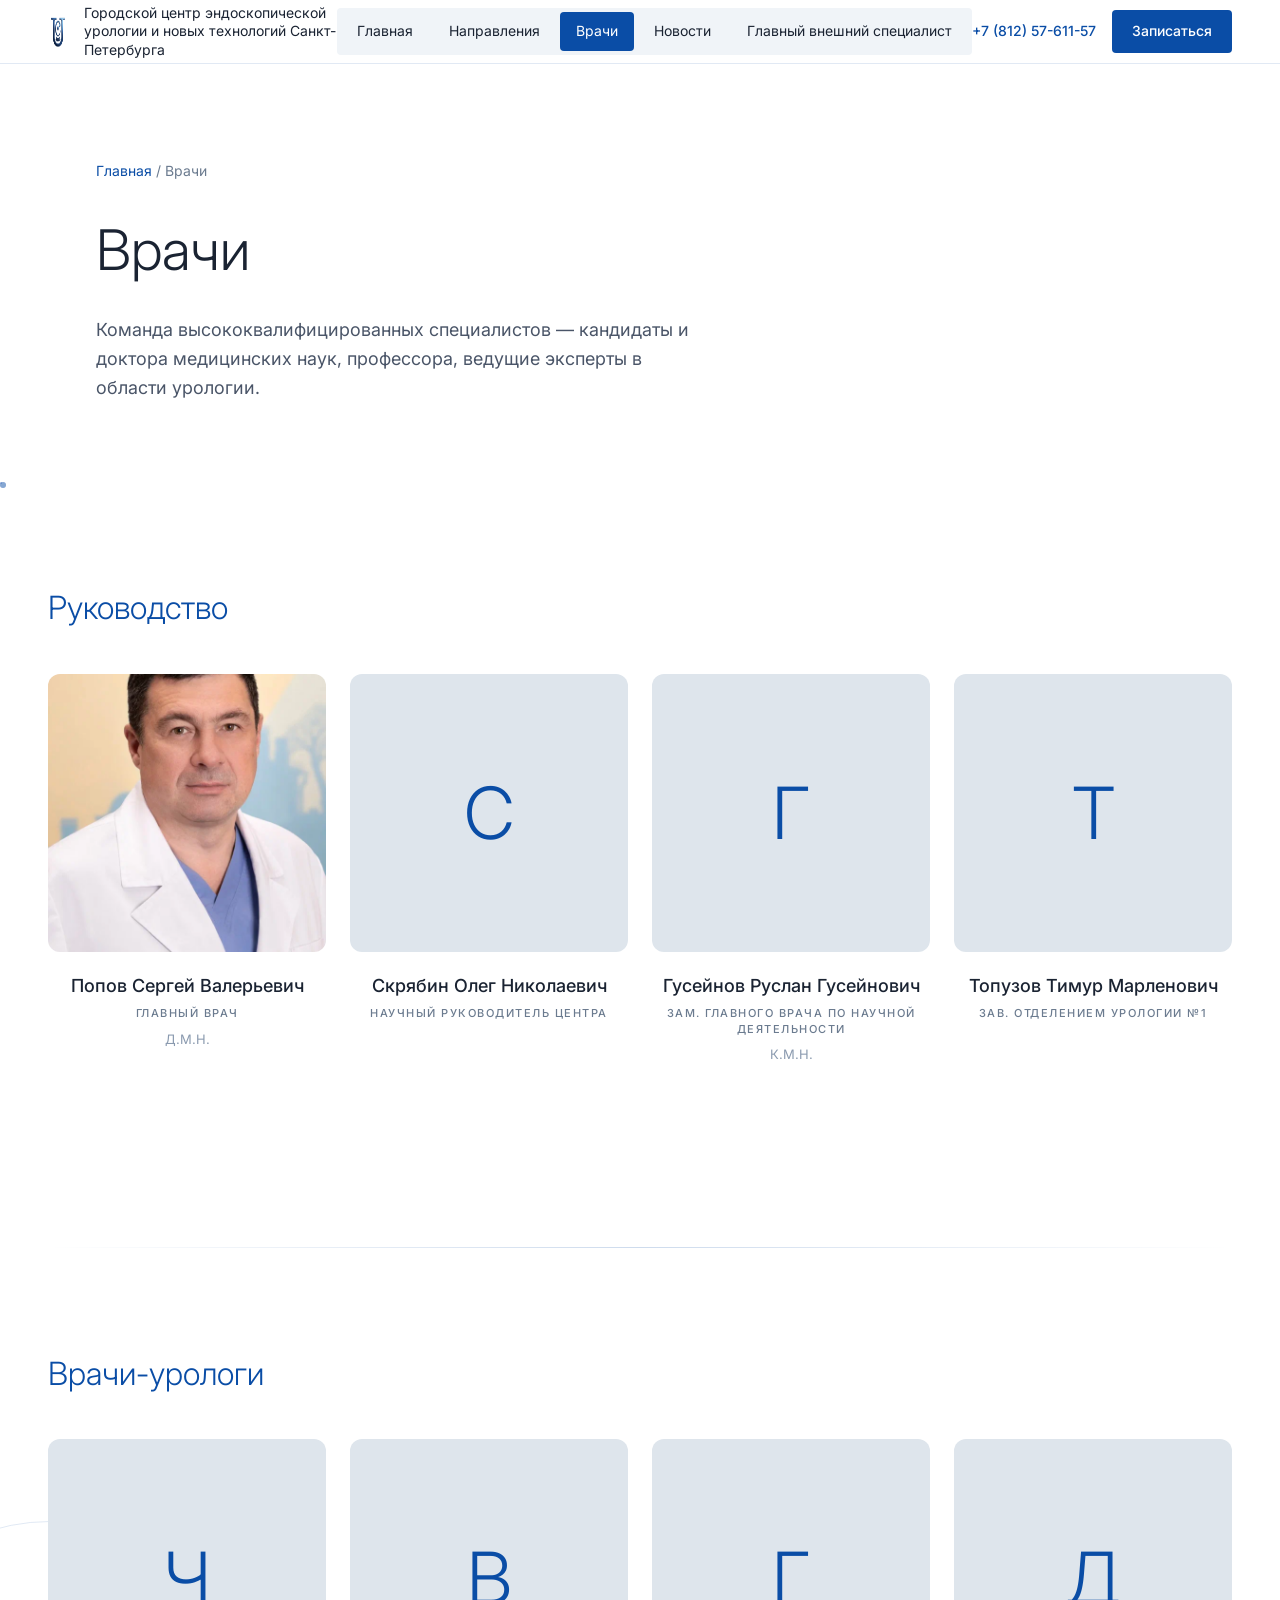
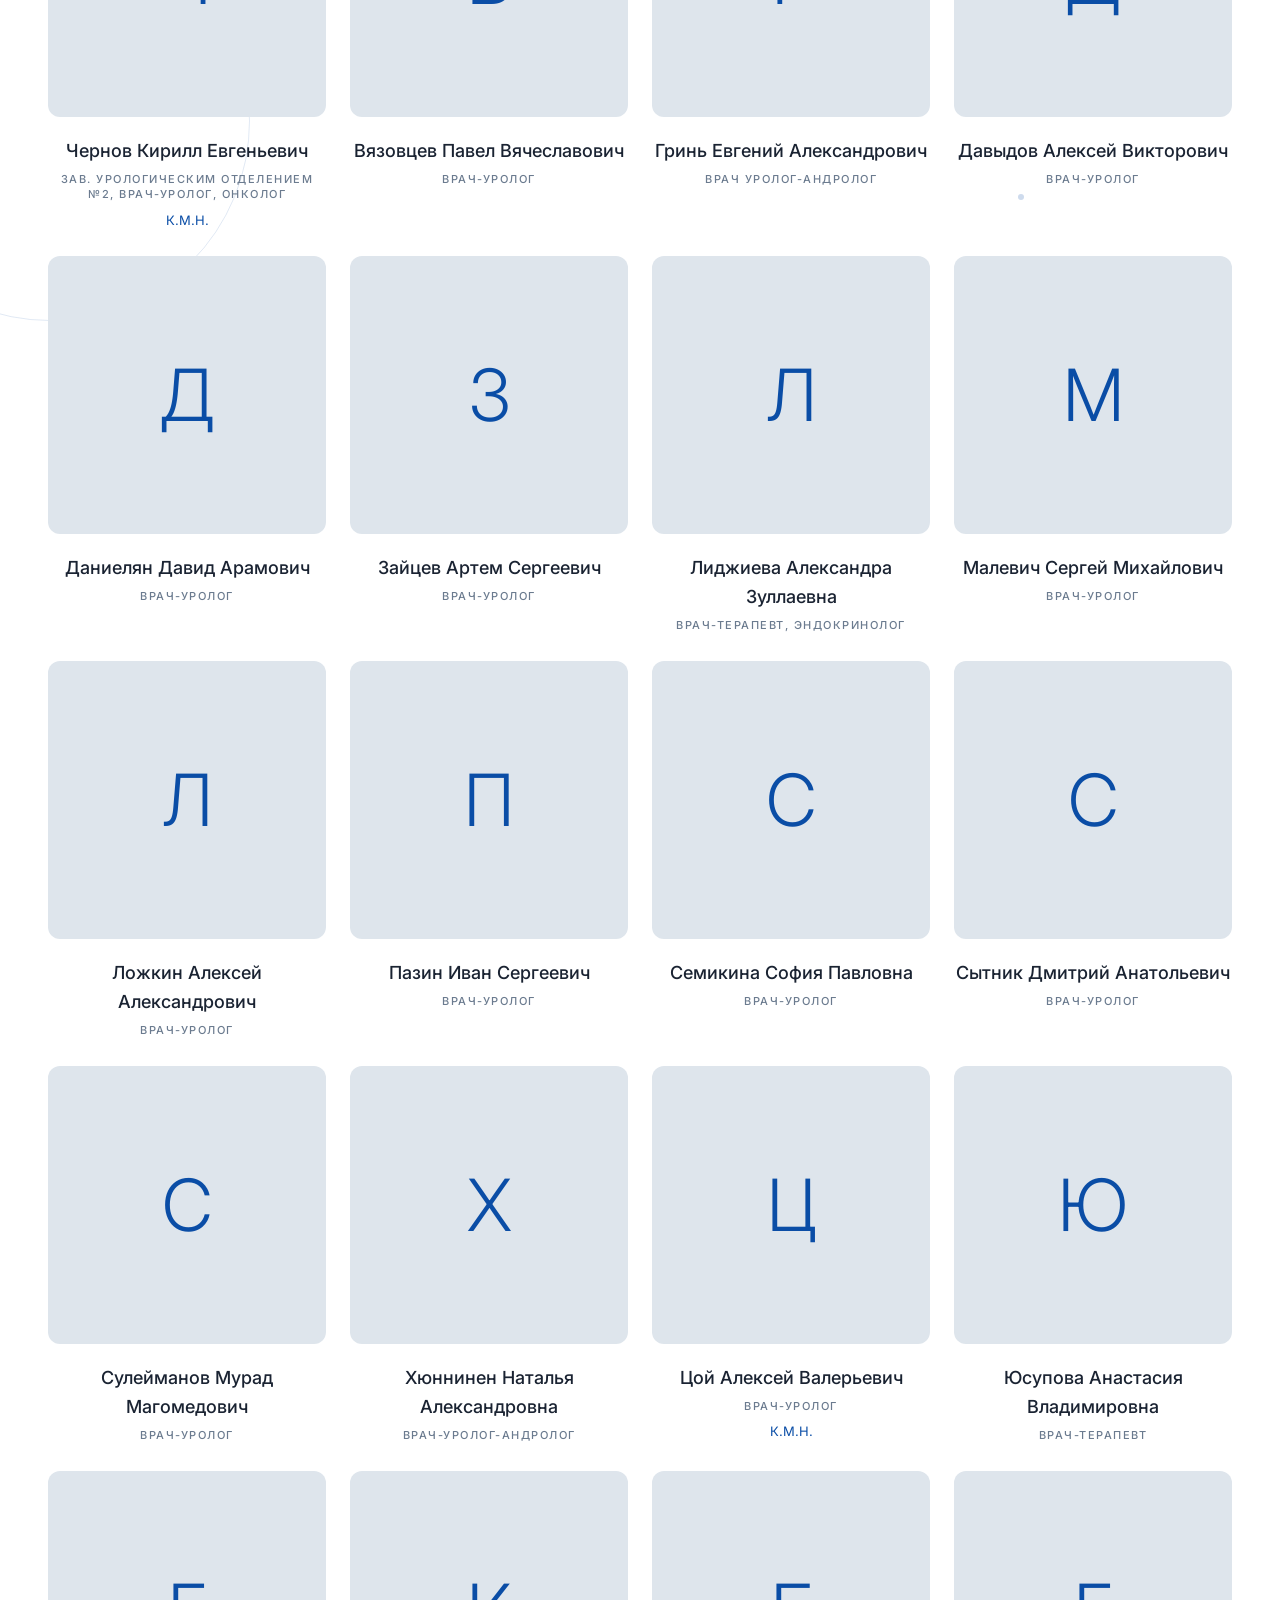
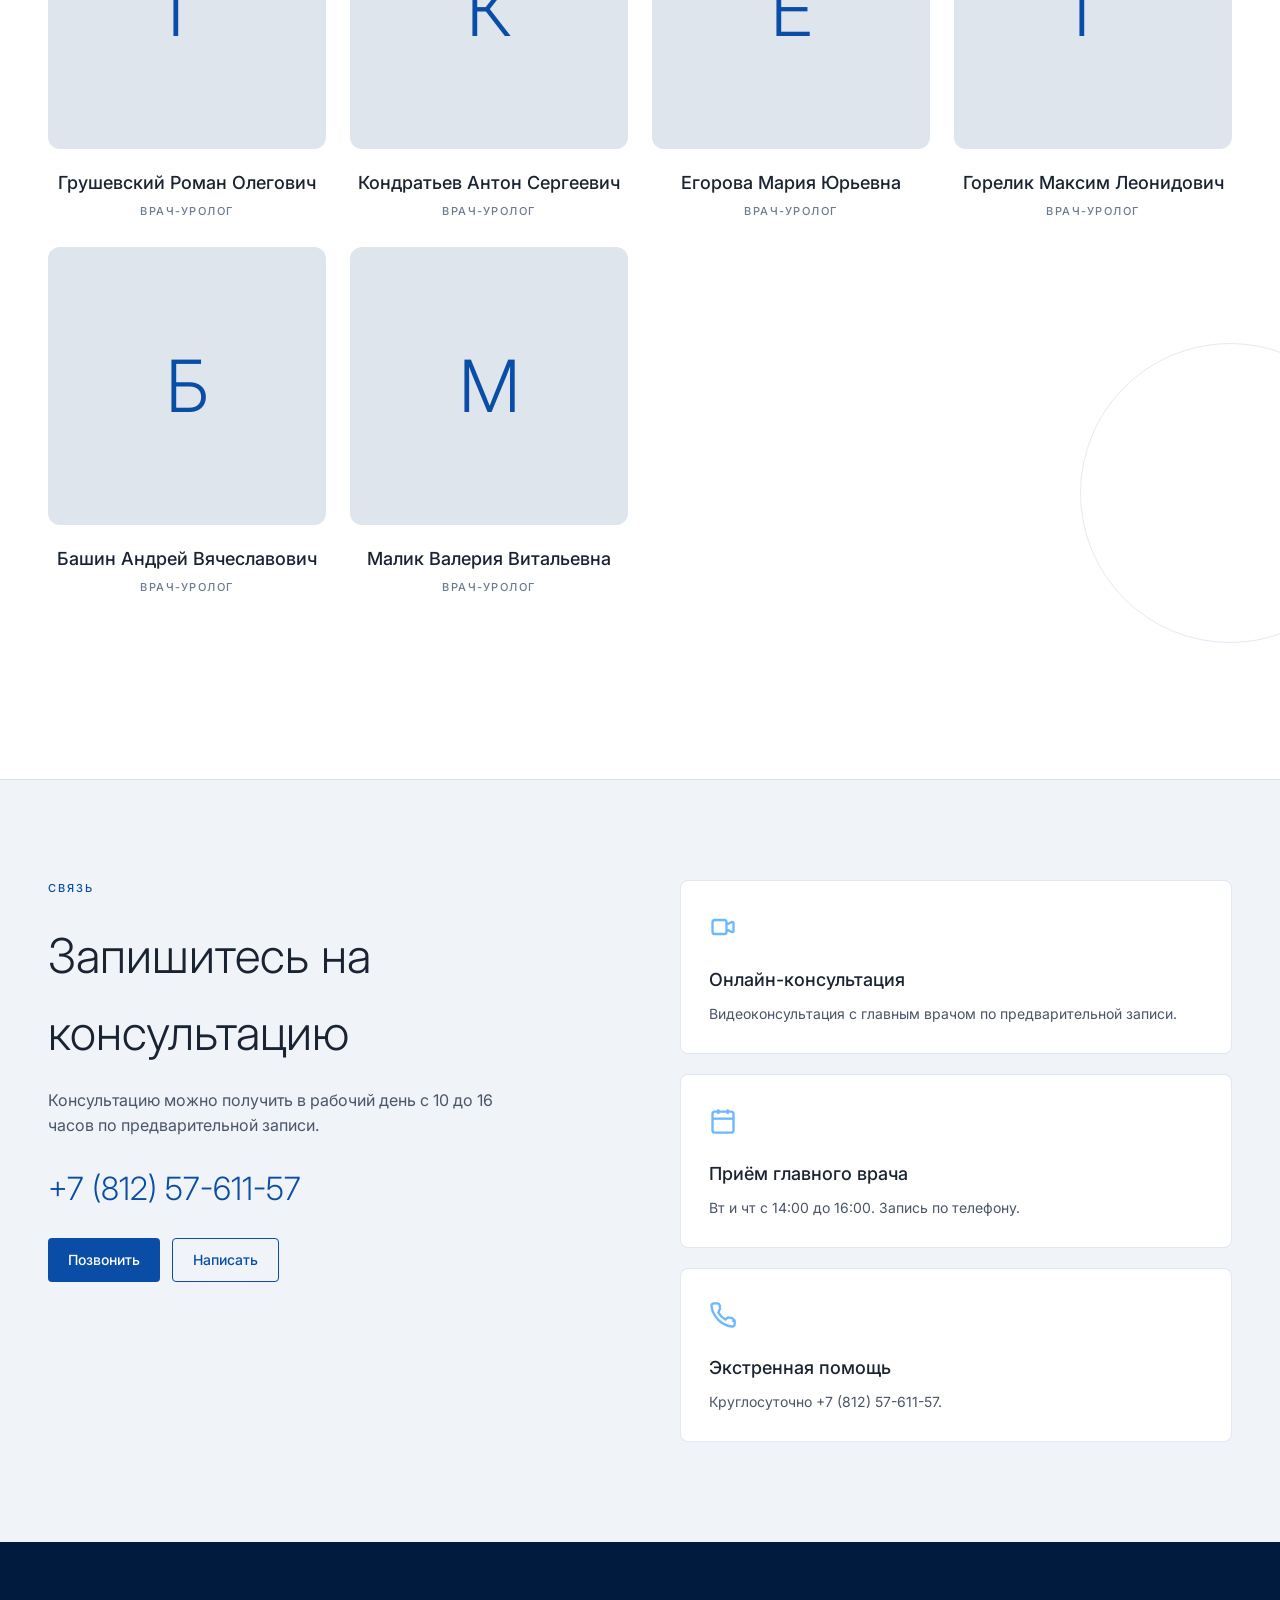
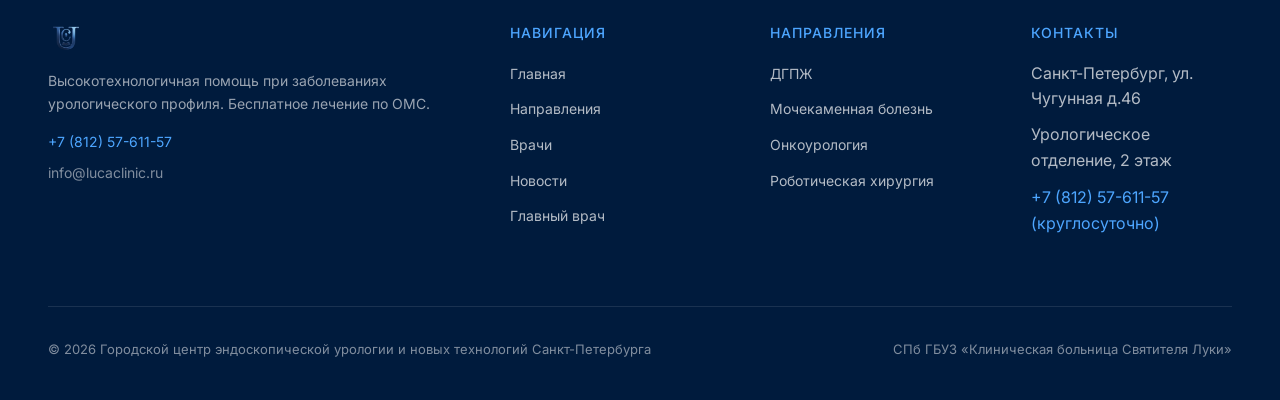
<file: doctors.html>
<!DOCTYPE html>
<html lang="ru">
<head>
  <meta charset="UTF-8">
  <meta name="viewport" content="width=device-width, initial-scale=1.0">
  <title>Врачи — Городской центр эндоскопической урологии</title>
  <link rel="preconnect" href="https://fonts.googleapis.com">
  <link rel="preconnect" href="https://fonts.gstatic.com" crossorigin>
  <link href="https://fonts.googleapis.com/css2?family=Inter:wght@300;400;500;600;700&display=swap" rel="stylesheet">
  <link rel="stylesheet" href="style.css?v=2">
  <link rel="icon" href="images/logo.png" type="image/png">
</head>
<body>

  <!-- HEADER -->
  <header class="header">
    <div class="header-left">
      <a href="index.html"><img src="images/logo.png" alt="Логотип" class="header-logo"></a>
      <span class="header-brand"><a href="index.html">Городской центр эндоскопической урологии и новых технологий Санкт-Петербурга</a></span>
    </div>
    <nav class="header-nav">
      <a href="index.html" class="nav-link">Главная</a>
      <a href="directions.html" class="nav-link">Направления</a>
      <a href="doctors.html" class="nav-link active">Врачи</a>
      <a href="news.html" class="nav-link">Новости</a>
      <a href="chief.html" class="nav-link">Главный внешний специалист</a>
    </nav>
    <div class="header-right">
      <a href="tel:+78125761157" class="header-phone">+7 (812) 57-611-57</a>
      <a href="tel:+78125761157" class="btn btn-white">Записаться</a>
      <button class="menu-toggle" aria-label="Menu"><span></span><span></span><span></span></button>
    </div>
  </header>

  <!-- PAGE HEADER -->
  <div class="page-header" style="background:linear-gradient(180deg, #0d1f3c 0%, var(--bg-dark) 100%);">
    <div class="container">
      <div class="breadcrumb"><a href="index.html">Главная</a> / Врачи</div>
      <h1>Врачи</h1>
      <p>Команда высококвалифицированных специалистов — кандидаты и доктора медицинских наук, профессора, ведущие эксперты в области урологии.</p>
    </div>
  </div>

  <!-- LEADERSHIP -->
  <section class="doctors-page" style="position:relative; overflow:hidden;">
    <div class="bg-graphics">
      <div class="bg-circle bg-circle-1"></div>
      <div class="bg-circle bg-circle-2"></div>
      <div class="bg-circle bg-circle-3" style="background:rgba(107,184,255,0.03);"></div>
      <div class="bg-line bg-line-1"></div>
      <div class="bg-line bg-line-2"></div>
      <div class="bg-dot bg-dot-1"></div>
      <div class="bg-dot bg-dot-2"></div>
      <div class="bg-dot bg-dot-3"></div>
    </div>
    <div class="leadership-section" style="position:relative; z-index:2;">
      <h2 class="reveal">Руководство</h2>
      <div class="doc-grid">

        <div class="doc-card reveal">
          <div class="doc-card-photo">
            <img src="images/popov-portrait.png" alt="Попов С.В.">
          </div>
          <h3 class="doc-card-name"><a href="chief.html">Попов Сергей Валерьевич</a></h3>
          <p class="doc-card-role">Главный врач</p>
          <span class="doc-card-degree">Д.М.Н.</span>
        </div>

        <div class="doc-card reveal">
          <div class="doc-card-photo">
            <span class="doc-card-initials">С</span>
          </div>
          <h3 class="doc-card-name">Скрябин Олег Николаевич</h3>
          <p class="doc-card-role">Научный руководитель центра</p>
        </div>

        <div class="doc-card reveal">
          <div class="doc-card-photo">
            <span class="doc-card-initials">Г</span>
          </div>
          <h3 class="doc-card-name">Гусейнов Руслан Гусейнович</h3>
          <p class="doc-card-role">Зам. главного врача по научной деятельности</p>
          <span class="doc-card-degree">К.М.Н.</span>
        </div>

        <div class="doc-card reveal">
          <div class="doc-card-photo">
            <span class="doc-card-initials">Т</span>
          </div>
          <h3 class="doc-card-name">Топузов Тимур Марленович</h3>
          <p class="doc-card-role">Зав. отделением урологии &#8470;1</p>
        </div>

      </div>
    </div>
  </section>

  <div class="divider"></div>

  <!-- DOCTORS GRID -->
  <section class="doctors-page" style="background:var(--bg-darker); position:relative; overflow:hidden;">
    <div class="bg-graphics">
      <div class="bg-circle bg-circle-1" style="top:10%;left:-150px;width:400px;height:400px;"></div>
      <div class="bg-circle bg-circle-2" style="bottom:5%;right:-100px;width:300px;height:300px;"></div>
      <div class="bg-line bg-line-1" style="top:40%;"></div>
      <div class="bg-dot bg-dot-1" style="top:20%;right:20%;"></div>
      <div class="bg-dot bg-dot-2" style="bottom:30%;left:15%;"></div>
    </div>
    <div class="leadership-section" style="position:relative; z-index:2;">
      <h2 class="reveal">Врачи-урологи</h2>
      <div class="doc-grid">

        <div class="doc-card reveal">
          <div class="doc-card-photo-dark">
            <span class="doc-card-initials-dark">Ч</span>
          </div>
          <h3 class="doc-card-name-dark">Чернов Кирилл Евгеньевич</h3>
          <p class="doc-card-role-dark">Зав. урологическим отделением &#8470;2, врач-уролог, онколог</p>
          <span class="doc-card-degree-dark">К.М.Н.</span>
        </div>

        <div class="doc-card reveal">
          <div class="doc-card-photo-dark">
            <span class="doc-card-initials-dark">В</span>
          </div>
          <h3 class="doc-card-name-dark">Вязовцев Павел Вячеславович</h3>
          <p class="doc-card-role-dark">Врач-уролог</p>
        </div>

        <div class="doc-card reveal">
          <div class="doc-card-photo-dark">
            <span class="doc-card-initials-dark">Г</span>
          </div>
          <h3 class="doc-card-name-dark">Гринь Евгений Александрович</h3>
          <p class="doc-card-role-dark">Врач уролог-андролог</p>
        </div>

        <div class="doc-card reveal">
          <div class="doc-card-photo-dark">
            <span class="doc-card-initials-dark">Д</span>
          </div>
          <h3 class="doc-card-name-dark">Давыдов Алексей Викторович</h3>
          <p class="doc-card-role-dark">Врач-уролог</p>
        </div>

        <div class="doc-card reveal">
          <div class="doc-card-photo-dark">
            <span class="doc-card-initials-dark">Д</span>
          </div>
          <h3 class="doc-card-name-dark">Даниелян Давид Арамович</h3>
          <p class="doc-card-role-dark">Врач-уролог</p>
        </div>

        <div class="doc-card reveal">
          <div class="doc-card-photo-dark">
            <span class="doc-card-initials-dark">З</span>
          </div>
          <h3 class="doc-card-name-dark">Зайцев Артем Сергеевич</h3>
          <p class="doc-card-role-dark">Врач-уролог</p>
        </div>

        <div class="doc-card reveal">
          <div class="doc-card-photo-dark">
            <span class="doc-card-initials-dark">Л</span>
          </div>
          <h3 class="doc-card-name-dark">Лиджиева Александра Зуллаевна</h3>
          <p class="doc-card-role-dark">Врач-терапевт, эндокринолог</p>
        </div>

        <div class="doc-card reveal">
          <div class="doc-card-photo-dark">
            <span class="doc-card-initials-dark">М</span>
          </div>
          <h3 class="doc-card-name-dark">Малевич Сергей Михайлович</h3>
          <p class="doc-card-role-dark">Врач-уролог</p>
        </div>

        <div class="doc-card reveal">
          <div class="doc-card-photo-dark">
            <span class="doc-card-initials-dark">Л</span>
          </div>
          <h3 class="doc-card-name-dark">Ложкин Алексей Александрович</h3>
          <p class="doc-card-role-dark">Врач-уролог</p>
        </div>

        <div class="doc-card reveal">
          <div class="doc-card-photo-dark">
            <span class="doc-card-initials-dark">П</span>
          </div>
          <h3 class="doc-card-name-dark">Пазин Иван Сергеевич</h3>
          <p class="doc-card-role-dark">Врач-уролог</p>
        </div>

        <div class="doc-card reveal">
          <div class="doc-card-photo-dark">
            <span class="doc-card-initials-dark">С</span>
          </div>
          <h3 class="doc-card-name-dark">Семикина София Павловна</h3>
          <p class="doc-card-role-dark">Врач-уролог</p>
        </div>

        <div class="doc-card reveal">
          <div class="doc-card-photo-dark">
            <span class="doc-card-initials-dark">С</span>
          </div>
          <h3 class="doc-card-name-dark">Сытник Дмитрий Анатольевич</h3>
          <p class="doc-card-role-dark">Врач-уролог</p>
        </div>

        <div class="doc-card reveal">
          <div class="doc-card-photo-dark">
            <span class="doc-card-initials-dark">С</span>
          </div>
          <h3 class="doc-card-name-dark">Сулейманов Мурад Магомедович</h3>
          <p class="doc-card-role-dark">Врач-уролог</p>
        </div>

        <div class="doc-card reveal">
          <div class="doc-card-photo-dark">
            <span class="doc-card-initials-dark">Х</span>
          </div>
          <h3 class="doc-card-name-dark">Хюннинен Наталья Александровна</h3>
          <p class="doc-card-role-dark">Врач-уролог-андролог</p>
        </div>

        <div class="doc-card reveal">
          <div class="doc-card-photo-dark">
            <span class="doc-card-initials-dark">Ц</span>
          </div>
          <h3 class="doc-card-name-dark">Цой Алексей Валерьевич</h3>
          <p class="doc-card-role-dark">Врач-уролог</p>
          <span class="doc-card-degree-dark">К.М.Н.</span>
        </div>

        <div class="doc-card reveal">
          <div class="doc-card-photo-dark">
            <span class="doc-card-initials-dark">Ю</span>
          </div>
          <h3 class="doc-card-name-dark">Юсупова Анастасия Владимировна</h3>
          <p class="doc-card-role-dark">Врач-терапевт</p>
        </div>

        <div class="doc-card reveal">
          <div class="doc-card-photo-dark">
            <span class="doc-card-initials-dark">Г</span>
          </div>
          <h3 class="doc-card-name-dark">Грушевский Роман Олегович</h3>
          <p class="doc-card-role-dark">Врач-уролог</p>
        </div>

        <div class="doc-card reveal">
          <div class="doc-card-photo-dark">
            <span class="doc-card-initials-dark">К</span>
          </div>
          <h3 class="doc-card-name-dark">Кондратьев Антон Сергеевич</h3>
          <p class="doc-card-role-dark">Врач-уролог</p>
        </div>

        <div class="doc-card reveal">
          <div class="doc-card-photo-dark">
            <span class="doc-card-initials-dark">Е</span>
          </div>
          <h3 class="doc-card-name-dark">Егорова Мария Юрьевна</h3>
          <p class="doc-card-role-dark">Врач-уролог</p>
        </div>

        <div class="doc-card reveal">
          <div class="doc-card-photo-dark">
            <span class="doc-card-initials-dark">Г</span>
          </div>
          <h3 class="doc-card-name-dark">Горелик Максим Леонидович</h3>
          <p class="doc-card-role-dark">Врач-уролог</p>
        </div>

        <div class="doc-card reveal">
          <div class="doc-card-photo-dark">
            <span class="doc-card-initials-dark">Б</span>
          </div>
          <h3 class="doc-card-name-dark">Башин Андрей Вячеславович</h3>
          <p class="doc-card-role-dark">Врач-уролог</p>
        </div>

        <div class="doc-card reveal">
          <div class="doc-card-photo-dark">
            <span class="doc-card-initials-dark">М</span>
          </div>
          <h3 class="doc-card-name-dark">Малик Валерия Витальевна</h3>
          <p class="doc-card-role-dark">Врач-уролог</p>
        </div>

      </div>
    </div>
  </section>

  <!-- CTA -->
  <section class="cta-section">
    <div class="cta-inner">
      <div class="cta-top">
        <div class="cta-left">
          <div class="cta-label">СВЯЗЬ</div>
          <h2 class="cta-heading">Запишитесь на консультацию</h2>
          <p class="cta-subtext">Консультацию можно получить в рабочий день с 10 до 16 часов по предварительной записи.</p>
          <a href="tel:+78125761157" class="cta-phone">+7 (812) 57-611-57</a>
          <div style="margin-top:20px;display:flex;gap:12px;flex-wrap:wrap;">
            <a href="tel:+78125761157" class="btn btn-blue">Позвонить</a>
            <a href="mailto:info@lucaclinic.ru" class="btn btn-outline-blue">Написать</a>
          </div>
        </div>
        <div class="cta-right">
          <div class="cta-info-card reveal">
            <div class="cta-info-icon">
              <svg width="28" height="28" viewBox="0 0 24 24" fill="none" stroke="#6BB8FF" stroke-width="2"><path d="M15 10l4.553-2.276A1 1 0 0121 8.618v6.764a1 1 0 01-1.447.894L15 14M5 18h8a2 2 0 002-2V8a2 2 0 00-2-2H5a2 2 0 00-2 2v8a2 2 0 002 2z"/></svg>
            </div>
            <h4>Онлайн-консультация</h4>
            <p>Видеоконсультация с главным врачом по предварительной записи.</p>
          </div>
          <div class="cta-info-card reveal">
            <div class="cta-info-icon">
              <svg width="28" height="28" viewBox="0 0 24 24" fill="none" stroke="#6BB8FF" stroke-width="2"><rect x="3" y="4" width="18" height="18" rx="2" ry="2"/><line x1="16" y1="2" x2="16" y2="6"/><line x1="8" y1="2" x2="8" y2="6"/><line x1="3" y1="10" x2="21" y2="10"/></svg>
            </div>
            <h4>Приём главного врача</h4>
            <p>Вт и чт с 14:00 до 16:00. Запись по телефону.</p>
          </div>
          <div class="cta-info-card reveal">
            <div class="cta-info-icon">
              <svg width="28" height="28" viewBox="0 0 24 24" fill="none" stroke="#6BB8FF" stroke-width="2"><path d="M22 16.92v3a2 2 0 0 1-2.18 2 19.79 19.79 0 0 1-8.63-3.07 19.5 19.5 0 0 1-6-6 19.79 19.79 0 0 1-3.07-8.67A2 2 0 0 1 4.11 2h3a2 2 0 0 1 2 1.72c.13.59.22 1.2.29 1.83a2 2 0 0 1-.45 2.11L8.09 9.91a16 16 0 0 0 6 6l1.27-1.27a2 2 0 0 1 2.11-.45c.63.07 1.24.16 1.83.29A2 2 0 0 1 21 16.92z"/></svg>
            </div>
            <h4>Экстренная помощь</h4>
            <p>Круглосуточно +7 (812) 57-611-57.</p>
          </div>
        </div>
      </div>
    </div>
  </section>

  <!-- FOOTER -->
  <footer class="footer">
    <div class="footer-grid footer-grid-4">
      <div>
        <a href="index.html"><img src="images/logo.png" alt="" class="footer-logo" style="margin-bottom:16px;"></a>
        <p style="font-size:14px;color:rgba(255,255,255,0.6);margin-bottom:16px;line-height:1.6;">
          Высокотехнологичная помощь при заболеваниях урологического профиля. Бесплатное лечение по ОМС.
        </p>
        <p style="font-size:14px;color:var(--text-blue-light);">+7 (812) 57-611-57</p>
        <p style="font-size:14px;color:rgba(255,255,255,0.5);margin-top:8px;">info@lucaclinic.ru</p>
      </div>
      <div>
        <h4 class="footer-nav-title">Навигация</h4>
        <ul class="footer-nav-links">
          <li><a href="index.html">Главная</a></li>
          <li><a href="directions.html">Направления</a></li>
          <li><a href="doctors.html">Врачи</a></li>
          <li><a href="news.html">Новости</a></li>
          <li><a href="chief.html">Главный врач</a></li>
        </ul>
      </div>
      <div>
        <h4 class="footer-nav-title">Направления</h4>
        <ul class="footer-nav-links">
          <li><a href="directions.html#dgpzh">ДГПЖ</a></li>
          <li><a href="directions.html#urolithiasis">Мочекаменная болезнь</a></li>
          <li><a href="directions.html#oncology">Онкоурология</a></li>
          <li><a href="directions.html#robot">Роботическая хирургия</a></li>
        </ul>
      </div>
      <div>
        <h4 class="footer-nav-title">Контакты</h4>
        <ul class="footer-nav-links">
          <li>Санкт-Петербург, ул. Чугунная д.46</li>
          <li>Урологическое отделение, 2 этаж</li>
          <li style="margin-top:12px;color:var(--text-blue-light);">+7 (812) 57-611-57 (круглосуточно)</li>
        </ul>
      </div>
    </div>
    <div class="footer-bottom">
      <span class="footer-copyright">&copy; 2026 Городской центр эндоскопической урологии и новых технологий Санкт-Петербурга</a></span>
      <span class="footer-copyright">СПб ГБУЗ &laquo;Клиническая больница Святителя Луки&raquo;</span>
    </div>
  </footer>

  <script src="script.js?v=2"></script>
</body>
</html>
</file>
<file: style.css>
/* ============================================
   Городской центр эндоскопической урологии
   СВЕТЛАЯ ТЕМА
   ============================================ */

:root {
  --bg-primary: #FFFFFF;
  --bg-secondary: #F0F4F8;
  --bg-accent: #E8F0FE;
  --bg-blue: #0A4DA6;
  --bg-blue-dark: #001B3D;
  --bg-card: #FFFFFF;
  --text-primary: #1a2332;
  --text-secondary: #4A5568;
  --text-muted: #6B7B8F;
  --text-blue: #0A4DA6;
  --text-blue-light: #4da6ff;
  --border-light: rgba(10, 77, 166, 0.12);
  --border-medium: rgba(10, 77, 166, 0.2);
  --gradient-blue: linear-gradient(135deg, #0A4DA6 0%, #1565C0 100%);
  --gradient-light: linear-gradient(180deg, #FFFFFF 0%, #F0F4F8 100%);
  --transition: all 0.3s ease;
  --shadow-sm: 0 2px 8px rgba(10, 77, 166, 0.08);
  --shadow-md: 0 4px 20px rgba(10, 77, 166, 0.12);
  --shadow-lg: 0 8px 40px rgba(10, 77, 166, 0.15);
  --shadow-glow: 0 8px 40px rgba(77, 166, 255, 0.2);
  --radius: 12px;
  --radius-lg: 20px;
}

* { margin: 0; padding: 0; box-sizing: border-box; }
html { scroll-behavior: smooth; overflow-x: hidden; }

body {
  font-family: 'Inter', -apple-system, BlinkMacSystemFont, sans-serif;
  background: var(--bg-primary);
  color: var(--text-primary);
  line-height: 1.6;
  overflow-x: hidden;
  -webkit-font-smoothing: antialiased;
  width: 100%;
}

a { color: inherit; text-decoration: none; }
button { cursor: pointer; border: none; font-family: inherit; }
img { max-width: 100%; display: block; }

::-webkit-scrollbar { width: 6px; }
::-webkit-scrollbar-track { background: var(--bg-secondary); }
::-webkit-scrollbar-thumb { background: var(--bg-blue); border-radius: 3px; }

/* ============================================
   HEADER
   ============================================ */
.header {
  position: fixed;
  top: 0; left: 0; right: 0;
  height: 64px;
  display: flex;
  align-items: center;
  justify-content: space-between;
  padding: 0 48px;
  z-index: 1000;
  transition: var(--transition);
  background: rgba(255, 255, 255, 0.95);
  backdrop-filter: blur(12px);
  border-bottom: 1px solid var(--border-light);
}

.header-left { display: flex; align-items: center; gap: 16px; }
.header-logo { height: 40px; width: auto; }
.header-brand { font-size: 14px; font-weight: 400; color: var(--text-primary); max-width: 280px; line-height: 1.3; }
.header-brand a { color: var(--text-primary); }

.header-nav {
  display: flex; align-items: center; gap: 4px;
  background: var(--bg-secondary);
  border-radius: 4px; padding: 4px;
}

.nav-link {
  padding: 8px 16px; font-size: 14px; font-weight: 400;
  color: var(--text-primary); border-radius: 4px;
  transition: var(--transition); white-space: nowrap;
}
.nav-link:hover { background: rgba(10, 77, 166, 0.08); color: var(--text-blue); }
.nav-link.active { background: var(--bg-blue); color: #FFFFFF; }

.header-right { display: flex; align-items: center; gap: 16px; }
.header-phone { font-size: 14px; color: var(--text-blue); white-space: nowrap; font-weight: 500; }

.menu-toggle {
  display: none; flex-direction: column; gap: 4px;
  background: none; padding: 8px;
}
.menu-toggle span { display: block; width: 24px; height: 2px; background: var(--text-primary); }

/* ============================================
   BUTTONS
   ============================================ */
.btn {
  display: inline-flex; align-items: center; gap: 8px;
  padding: 10px 20px; font-size: 14px; font-weight: 500;
  border-radius: 4px; transition: var(--transition); white-space: nowrap;
}
.btn-white { background: var(--bg-blue); color: #FFFFFF; }
.btn-white:hover { transform: scale(1.02); box-shadow: var(--shadow-md); }
.btn-blue { background: var(--bg-blue); color: #FFFFFF; }
.btn-blue:hover { background: var(--text-blue-light); transform: scale(1.02); }
.btn-outline {
  background: transparent; color: var(--text-blue);
  border: 1px solid var(--border-medium);
}
.btn-outline:hover { border-color: var(--bg-blue); background: rgba(10,77,166,0.05); }
.btn-outline-blue {
  background: transparent; color: var(--bg-blue);
  border: 1px solid var(--bg-blue);
}
.btn-outline-blue:hover { background: var(--bg-blue); color: #FFFFFF; }

/* ============================================
   HERO / VIDEO
   ============================================ */
.hero {
  position: relative;
  display: flex;
  align-items: center;
  justify-content: center;
  overflow: hidden;
}

.hero-bg { position: absolute; top: 0; left: 0; right: 0; bottom: 0; z-index: 0; }
.hero-bg img { width: 100%; height: 100%; object-fit: cover; opacity: 0.35; }
.hero-bg video { width: 100%; height: 100%; object-fit: cover; display: block; }

.hero-video-fade {
  position: absolute;
  bottom: 0; left: 0; right: 0;
  height: 100px;
  background: linear-gradient(to top, var(--bg-primary) 0%, transparent 100%);
  pointer-events: none;
  z-index: 2;
}

/* ============================================
   SECTIONS COMMON
   ============================================ */
.section-label {
  display: inline-flex; align-items: center; gap: 8px;
  font-size: 11px; font-weight: 500; letter-spacing: 2px;
  text-transform: uppercase; color: var(--text-blue); margin-bottom: 24px;
}
.section-label::before { content:''; width: 6px; height: 6px; background: var(--text-blue); border-radius: 1px; }

.container {
  max-width: 1200px;
  margin: 0 auto;
  padding: 0 48px;
}

.divider {
  height: 1px;
  background: linear-gradient(to right, transparent, var(--border-medium), transparent);
  margin: 0 48px;
}

/* ============================================
   FOUNDATION / ABOUT
   ============================================ */
.foundation {
  background: var(--bg-primary);
  padding: 120px 48px 160px;
  border-top: 1px solid var(--border-light);
  position: relative; overflow: hidden;
}
.foundation-grid {
  display: grid; grid-template-columns: 1fr 1fr;
  gap: 80px; max-width: 1200px; margin: 0 auto;
  position: relative; z-index: 2;
}
.foundation-heading {
  font-size: clamp(32px, 4vw, 48px); font-weight: 300;
  line-height: 1.2; letter-spacing: -0.5px; margin-bottom: 32px;
  color: var(--text-primary);
}
.foundation-text { font-size: 16px; color: var(--text-secondary); line-height: 1.7; margin-bottom: 32px; }
.foundation-image-wrap {
  position: relative; border-radius: 12px; overflow: hidden;
  border: 1px solid var(--border-light); max-width: 420px;
}
.foundation-image { width: 100%; height: 260px; object-fit: cover; display: block; }
.foundation-image-overlay {
  position: absolute; bottom: 0; left: 0; right: 0;
  background: linear-gradient(to top, rgba(0,27,61,0.95), transparent);
  padding: 32px 24px 20px; display: flex; align-items: baseline; gap: 12px;
}
.foundation-image-stat { font-size: 36px; font-weight: 300; color: var(--text-blue-light); }
.foundation-image-label { font-size: 14px; color: rgba(255,255,255,0.7); }

.about-grid { display: grid; grid-template-columns: 1fr 1fr; gap: 60px; align-items: center; }
.about-content h2 {
  font-size: clamp(28px, 3vw, 40px); font-weight: 300;
  line-height: 1.3; margin-bottom: 24px; color: var(--text-primary);
}
.about-content p { color: var(--text-secondary); font-size: 16px; margin-bottom: 20px; line-height: 1.7; }
.about-info-box {
  background: var(--bg-accent);
  border-left: 4px solid var(--text-blue);
  padding: 25px 30px;
  border-radius: 0 12px 12px 0;
  margin-top: 30px;
}
.about-info-box p { margin: 0; color: var(--text-primary); font-size: 15px; }
.about-image { position: relative; }
.about-image img { border-radius: 20px; box-shadow: var(--shadow-glow); width: 100%; }

/* Decorative outlines */
.outlines { position: absolute; top: 0; right: 0; width: 50%; height: 100%; z-index: 1; pointer-events: none; }
.outline { position: absolute; border: 1px solid var(--border-light); border-radius: 20px; animation: float 6s ease-in-out infinite alternate; }
.outline-1 { width: 300px; height: 200px; top: 20%; right: 10%; }
.outline-2 { width: 200px; height: 280px; top: 40%; right: 25%; animation-delay: -2s; }
.outline-3 { width: 250px; height: 160px; top: 60%; right: 5%; animation-delay: -4s; }
@keyframes float { from{transform:translateY(0)} to{transform:translateY(-10px)} }

.section-bg-glow {
  position: absolute; top: 50%; left: 50%; transform: translate(-50%, -50%);
  width: 600px; height: 600px;
  background: radial-gradient(circle, rgba(10,77,166,0.04) 0%, transparent 70%);
  pointer-events: none; z-index: 0;
}

/* ============================================
   ADVANTAGES / WHY CHOOSE US
   ============================================ */
.advantages {
  background: var(--bg-secondary); padding: 120px 48px;
  position: relative; overflow: hidden;
}
.advantages-container { max-width: 1200px; margin: 0 auto; }
.advantages-heading { font-size: clamp(32px, 4vw, 48px); font-weight: 300; text-align: center; margin-bottom: 12px; color: var(--text-primary); }
.advantages-desc { font-size: 18px; color: var(--text-muted); text-align: center; max-width: 500px; margin: 0 auto 60px; }

.advantages-grid {
  display: grid; grid-template-columns: repeat(2, 1fr); gap: 30px; max-width: 1200px; margin: 0 auto;
}
.advantage-card {
  position: relative; border-radius: 16px; overflow: hidden; min-height: 280px;
  border: 1px solid var(--border-light); transition: var(--transition);
  background: var(--bg-card);
}
.advantage-card:hover { transform: translateY(-6px); border-color: var(--border-medium); box-shadow: var(--shadow-lg); }
.advantage-card-bg { position: absolute; top: 0; left: 0; width: 100%; height: 100%; background-size: cover; background-position: center; opacity: 0.1; transition: var(--transition); }
.advantage-card:hover .advantage-card-bg { opacity: 0.2; }
.advantage-card-content { position: relative; z-index: 2; padding: 40px; height: 100%; display: flex; flex-direction: column; }
.advantage-card-number { font-size: 48px; font-weight: 300; color: var(--text-blue); opacity: 0.4; line-height: 1; margin-bottom: 20px; }
.advantage-card-title { font-size: 24px; font-weight: 500; margin-bottom: 12px; color: var(--text-primary); }
.advantage-card-text { font-size: 15px; color: var(--text-secondary); line-height: 1.6; max-width: 400px; }
.advantage-card-line { margin-top: auto; padding-top: 24px; }
.advantage-card-line::after { content: ''; display: block; width: 60px; height: 2px; background: var(--text-blue); opacity: 0.5; transition: var(--transition); }
.advantage-card:hover .advantage-card-line::after { width: 100px; opacity: 1; }

/* ============================================
   DIRECTIONS HOME (compact)
   ============================================ */
.directions-home { background: var(--bg-primary); padding: 140px 48px; }
.directions-header { display: flex; align-items: flex-end; justify-content: space-between; max-width: 1200px; margin: 0 auto 80px; gap: 48px; }
.directions-header h2 { font-size: clamp(36px, 4vw, 48px); font-weight: 300; flex-shrink: 0; color: var(--text-primary); }
.directions-header p { font-size: 16px; color: var(--text-muted); max-width: 400px; text-align: right; }

.directions-list-compact {
  max-width: 1200px;
  margin: 0 auto;
  display: grid;
  grid-template-columns: repeat(2, 1fr);
  gap: 16px;
}
.direction-item-compact {
  display: flex;
  align-items: center;
  gap: 16px;
  padding: 20px 24px;
  background: var(--bg-card);
  border: 1px solid var(--border-light);
  border-radius: var(--radius);
  transition: var(--transition);
  cursor: pointer;
}
.direction-item-compact:hover {
  border-color: var(--bg-blue);
  box-shadow: var(--shadow-sm);
  transform: translateX(4px);
}
.direction-item-icon {
  width: 40px;
  height: 40px;
  border-radius: 8px;
  background: var(--gradient-blue);
  display: flex;
  align-items: center;
  justify-content: center;
  color: #FFFFFF;
  font-size: 18px;
  flex-shrink: 0;
}
.direction-item-text h4 { font-size: 16px; font-weight: 500; color: var(--text-primary); margin-bottom: 2px; }
.direction-item-text p { font-size: 13px; color: var(--text-muted); }
.direction-item-arrow { margin-left: auto; color: var(--text-blue); font-size: 18px; flex-shrink: 0; }

/* ============================================
   TECH SHOWCASE
   ============================================ */
.tech-showcase { position: relative; overflow: hidden; border-radius: var(--radius-lg); background: var(--bg-secondary); border: 1px solid var(--border-light); }
.tech-showcase-grid { display: grid; grid-template-columns: 1fr 1fr; align-items: center; }
.tech-showcase-content { padding: 60px; }
.tech-showcase-content h2 { font-size: clamp(24px, 3vw, 36px); color: var(--text-primary); margin-bottom: 20px; font-weight: 300; }
.tech-showcase-content p { color: var(--text-secondary); font-size: 16px; margin-bottom: 30px; line-height: 1.8; }
.tech-showcase-img { position: relative; padding: 40px; display: flex; align-items: center; justify-content: center; }
.tech-showcase-img img { max-height: 450px; filter: drop-shadow(0 0 40px rgba(10, 77, 166, 0.3)); transition: transform 0.5s ease; }
.tech-showcase:hover .tech-showcase-img img { transform: scale(1.03); }
.tech-tag { display: inline-block; background: rgba(10, 77, 166, 0.06); border: 1px solid var(--border-light); color: var(--text-blue); padding: 6px 16px; border-radius: 20px; font-size: 12px; font-weight: 500; margin-right: 10px; margin-bottom: 10px; }

/* ============================================
   STATS
   ============================================ */
.stats-section { background: var(--bg-secondary); padding: 100px 48px; }
.stats-section h2 { font-size: clamp(28px, 3vw, 40px); font-weight: 300; text-align: center; margin-bottom: 60px; color: var(--text-primary); }
.stats-grid { display: grid; grid-template-columns: repeat(4, 1fr); gap: 24px; max-width: 900px; margin: 0 auto; text-align: center; }
.stat-item { padding: 40px 20px; background: var(--bg-card); border-radius: var(--radius); border: 1px solid var(--border-light); transition: var(--transition); }
.stat-item:hover { background: var(--bg-accent); transform: translateY(-5px); box-shadow: var(--shadow-md); }
.stat-number { font-size: 48px; font-weight: 300; color: var(--text-blue); margin-bottom: 8px; }
.stat-label { font-size: 14px; color: var(--text-muted); }

/* ============================================
   NEWSROOM
   ============================================ */
.newsroom { background: var(--bg-primary); padding: 120px 48px; position: relative; overflow: hidden; }
.newsroom h2 { font-size: clamp(32px, 4vw, 48px); font-weight: 300; color: var(--text-primary); margin-bottom: 60px; }
.news-grid { display: grid; grid-template-columns: repeat(3, 1fr); gap: 24px; max-width: 1200px; margin: 0 auto; }
.news-card { background: var(--bg-card); border-radius: 8px; overflow: hidden; transition: var(--transition); border: 1px solid var(--border-light); }
.news-card:hover { transform: translateY(-4px); box-shadow: var(--shadow-md); }
.news-card-img { width: 100%; height: 200px; object-fit: cover; }
.news-card-content { padding: 20px 24px 24px; }
.news-card-tags { display: flex; gap: 8px; margin-bottom: 12px; flex-wrap: wrap; }
.news-tag { font-size: 11px; font-weight: 500; letter-spacing: 1px; text-transform: uppercase; color: var(--bg-blue); background: rgba(10,77,166,0.08); padding: 4px 10px; border-radius: 4px; }
.news-card-title { font-size: 18px; font-weight: 500; color: var(--text-primary); line-height: 1.4; margin-bottom: 8px; }
.news-card-desc { font-size: 14px; color: var(--text-secondary); line-height: 1.5; }
.news-date { color: var(--text-blue); font-size: 13px; font-weight: 500; margin-bottom: 10px; }

/* ============================================
   CTA / CONTACT
   ============================================ */
.cta-section { background: var(--bg-secondary); padding: 100px 48px; border-top: 1px solid var(--border-light); }
.cta-inner { max-width: 1200px; margin: 0 auto; }
.cta-top { display: grid; grid-template-columns: 1fr 1fr; gap: 80px; align-items: start; }
.cta-label { font-size: 11px; font-weight: 500; letter-spacing: 2px; text-transform: uppercase; color: var(--text-blue); margin-bottom: 20px; }
.cta-heading { font-size: clamp(32px, 4vw, 48px); font-weight: 300; color: var(--text-primary); margin-bottom: 16px; }
.cta-subtext { font-size: 16px; color: var(--text-secondary); margin-bottom: 24px; max-width: 480px; line-height: 1.6; }
.cta-phone { font-size: 32px; font-weight: 300; color: var(--text-blue); display: block; margin: 24px 0; }
.cta-right { display: flex; flex-direction: column; gap: 20px; }
.cta-info-card { background: var(--bg-card); border-radius: 8px; padding: 28px; border: 1px solid var(--border-light); transition: var(--transition); }
.cta-info-card:hover { border-color: var(--bg-blue); box-shadow: var(--shadow-sm); }
.cta-info-icon { font-size: 28px; margin-bottom: 12px; color: var(--text-blue); }
.cta-info-card h4 { font-size: 18px; font-weight: 500; color: var(--text-primary); margin-bottom: 8px; }
.cta-info-card p { font-size: 14px; color: var(--text-secondary); line-height: 1.6; }

.contact-grid { display: grid; grid-template-columns: 1fr 1fr; gap: 50px; }
.contact-info h2 { font-size: 32px; color: var(--text-primary); margin-bottom: 25px; font-weight: 300; }
.contact-item { display: flex; align-items: flex-start; gap: 15px; margin-bottom: 25px; }
.contact-item-icon { width: 50px; height: 50px; background: rgba(10, 77, 166, 0.08); border-radius: 50%; display: flex; align-items: center; justify-content: center; flex-shrink: 0; font-size: 20px; color: var(--text-blue); }
.contact-item h4 { color: var(--text-primary); font-size: 16px; margin-bottom: 5px; }
.contact-item p { color: var(--text-muted); font-size: 14px; }
.contact-form { background: var(--bg-card); padding: 40px; border-radius: var(--radius-lg); border: 1px solid var(--border-light); }
.form-group { margin-bottom: 20px; }
.form-group label { display: block; color: var(--text-primary); margin-bottom: 8px; font-size: 14px; font-weight: 500; }
.form-group input, .form-group textarea { width: 100%; padding: 14px 18px; background: var(--bg-secondary); border: 1px solid var(--border-light); border-radius: var(--radius); color: var(--text-primary); font-size: 15px; transition: var(--transition); font-family: inherit; }
.form-group input:focus, .form-group textarea:focus { outline: none; border-color: var(--text-blue); background: var(--bg-accent); }
.form-group textarea { min-height: 120px; resize: vertical; }

/* ============================================
   FOOTER
   ============================================ */
.footer { background: var(--bg-blue-dark); padding: 80px 48px 40px; }
.footer-grid { display: grid; grid-template-columns: 1.2fr 1fr 1fr; gap: 60px; max-width: 1200px; margin: 0 auto 60px; }
.footer-grid-4 { grid-template-columns: 2fr 1fr 1fr 1fr; }
.footer-title { font-size: 24px; font-weight: 300; margin-bottom: 20px; color: #FFFFFF; }
.footer-nav-title { font-size: 14px; font-weight: 500; letter-spacing: 1px; text-transform: uppercase; color: var(--text-blue-light); margin-bottom: 16px; }
.footer-nav-links, .footer-links { list-style: none; }
.footer-nav-links li, .footer-links li { margin-bottom: 10px; color: rgba(255,255,255,0.7); }
.footer-nav-links a, .footer-links a { font-size: 14px; color: rgba(255,255,255,0.7); transition: var(--transition); }
.footer-nav-links a:hover, .footer-links a:hover { color: #FFFFFF; }
.footer-bottom { display: flex; align-items: center; justify-content: space-between; max-width: 1200px; margin: 0 auto; padding-top: 32px; border-top: 1px solid rgba(255,255,255,0.1); }
.footer-logo { height: 32px; }
.footer-copyright { font-size: 13px; color: rgba(255,255,255,0.5); }

/* ============================================
   PAGE HEADER
   ============================================ */
.page-header { background: var(--bg-secondary); padding: 160px 48px 80px; position: relative; overflow: hidden; }
.page-header-centered { text-align: center; }
.page-header-centered p { max-width: 700px; margin: 0 auto; color: var(--text-secondary); }
.breadcrumb { font-size: 14px; color: var(--text-muted); margin-bottom: 24px; }
.breadcrumb a { transition: var(--transition); color: var(--text-blue); }
.breadcrumb a:hover { color: var(--text-primary); }
.page-header h1 { font-size: clamp(36px, 5vw, 56px); font-weight: 300; margin-bottom: 20px; color: var(--text-primary); }
.page-header p { font-size: 18px; color: var(--text-secondary); max-width: 600px; line-height: 1.6; }

/* ============================================
   DIRECTIONS PAGE
   ============================================ */
.directions-page { background: var(--bg-primary); padding: 100px 48px; }
.direction-section { margin-bottom: 50px; }
.direction-section-header { display: flex; align-items: center; gap: 20px; margin-bottom: 30px; padding-bottom: 25px; border-bottom: 1px solid var(--border-light); }
.direction-section-header img { width: 100px; height: 100px; object-fit: cover; border-radius: var(--radius); border: 1px solid var(--border-light); }
.direction-section-header h2 { font-size: clamp(22px, 3vw, 32px); font-weight: 300; margin-bottom: 10px; color: var(--text-primary); }
.direction-section-header p { color: var(--text-muted); font-size: 16px; }
.treatment-list { display: grid; grid-template-columns: 1fr 1fr; gap: 15px; list-style: none; }
.treatment-item { background: var(--bg-secondary); border: 1px solid var(--border-light); border-radius: var(--radius); padding: 24px 28px; transition: var(--transition); }
.treatment-item:hover { border-color: var(--border-medium); background: var(--bg-accent); }
.treatment-item h4 { color: var(--text-blue); font-size: 16px; font-weight: 500; margin-bottom: 10px; }
.treatment-item p { color: var(--text-secondary); font-size: 14px; line-height: 1.6; }

/* ============================================
   DOCTORS PAGE
   ============================================ */
.doctors-page { background: var(--bg-primary); padding: 100px 48px; position: relative; overflow: hidden; }
.leadership-section { margin-bottom: 80px; max-width: 1200px; margin-left: auto; margin-right: auto; }
.leadership-section h2 { font-size: 32px; font-weight: 300; color: var(--text-blue); margin-bottom: 40px; }

.doc-grid { display: grid; grid-template-columns: repeat(4, 1fr); gap: 24px; max-width: 1200px; margin: 0 auto; }
.doc-card { text-align: center; transition: var(--transition); }
.doc-card:hover { transform: translateY(-4px); }
.doc-card-photo { aspect-ratio: 1 / 1; background: #DEE5EC; border-radius: 12px; overflow: hidden; margin-bottom: 20px; display: flex; align-items: center; justify-content: center; }
.doc-card-photo img { width: 100%; height: 100%; object-fit: cover; display: block; }
.doc-card-initials { font-size: 72px; font-weight: 300; color: var(--bg-blue); text-transform: uppercase; line-height: 1; }
.doc-card-name { font-size: 18px; font-weight: 500; color: var(--text-primary); margin-bottom: 6px; }
.doc-card-name a { color: inherit; transition: var(--transition); }
.doc-card-name a:hover { color: var(--bg-blue); }
.doc-card-role { font-size: 11px; font-weight: 500; letter-spacing: 1.5px; text-transform: uppercase; color: #6B7B8F; margin-bottom: 4px; line-height: 1.4; }
.doc-card-degree { font-size: 13px; color: #8A9AAF; }

.doc-card-photo-dark { aspect-ratio: 1 / 1; background: #DEE5EC; border-radius: 12px; overflow: hidden; margin-bottom: 20px; display: flex; align-items: center; justify-content: center; }
.doc-card-initials-dark { font-size: 72px; font-weight: 300; color: var(--bg-blue); text-transform: uppercase; line-height: 1; }
.doc-card-name-dark { font-size: 18px; font-weight: 500; color: var(--text-primary); margin-bottom: 6px; }
.doc-card-name-dark a { color: inherit; transition: var(--transition); }
.doc-card-name-dark a:hover { color: var(--text-blue); }
.doc-card-role-dark { font-size: 11px; font-weight: 500; letter-spacing: 1.5px; text-transform: uppercase; color: var(--text-muted); margin-bottom: 4px; line-height: 1.4; }
.doc-card-degree-dark { font-size: 13px; color: var(--text-blue); }

/* ============================================
   CHIEF DOCTOR PAGE
   ============================================ */
.chief-profile-section { background: var(--bg-primary); padding: 60px 48px 100px; }
.chief-grid { display: grid; grid-template-columns: 45% 55%; gap: 60px; max-width: 1200px; margin: 0 auto; align-items: start; }
.chief-photo-main { width: 100%; max-width: 420px; border-radius: 12px; border: 1px solid var(--border-light); position: relative; }
.chief-photo-main img { width: 100%; border-radius: 12px; box-shadow: var(--shadow-glow); }
.chief-photo-wrap { position: relative; display: inline-block; }
.chief-photo-wrap::before { content: ''; position: absolute; top: -15px; left: -15px; right: 15px; bottom: 15px; border: 2px solid var(--text-blue); border-radius: 12px; opacity: 0.3; z-index: -1; }
.chief-photo-secondary { width: 100%; max-width: 420px; border-radius: 12px; margin-top: 24px; border: 1px solid var(--border-light); }
.chief-name { font-size: clamp(28px, 3vw, 42px); font-weight: 300; margin-bottom: 12px; color: var(--text-primary); }
.chief-degree { display: inline-block; font-size: 13px; font-weight: 500; letter-spacing: 2px; text-transform: uppercase; color: var(--text-blue); background: rgba(10,77,166,0.08); padding: 6px 12px; border-radius: 4px; margin-bottom: 16px; }
.chief-title { font-size: 20px; color: var(--text-secondary); margin-bottom: 32px; line-height: 1.5; }
.chief-divider { height: 1px; background: var(--border-light); margin: 32px 0; }
.chief-about { font-size: 16px; color: var(--text-secondary); line-height: 1.7; margin-bottom: 32px; }
.chief-subsection-title { font-size: 11px; font-weight: 500; letter-spacing: 2px; text-transform: uppercase; color: var(--text-blue); margin-bottom: 16px; }
.chief-list { list-style: none; margin-bottom: 32px; }
.chief-list li { font-size: 16px; color: var(--text-primary); padding: 6px 0 6px 20px; position: relative; }
.chief-list li::before { content:''; position: absolute; left: 0; top: 16px; width: 6px; height: 6px; background: var(--text-blue); border-radius: 50%; }

.chief-info-block { background: var(--bg-accent); border-radius: var(--radius); padding: 30px; margin-bottom: 25px; border: 1px solid var(--border-light); }
.chief-info-block h3 { color: var(--text-blue); font-size: 18px; margin-bottom: 15px; font-weight: 500; }
.chief-info-block p { color: var(--text-secondary); font-size: 15px; line-height: 1.8; }
.chief-info-block ul { list-style: none; padding: 0; }
.chief-info-block ul li { color: var(--text-secondary); padding: 8px 0; padding-left: 25px; position: relative; font-size: 15px; }
.chief-info-block ul li::before { content: '+'; position: absolute; left: 0; color: var(--text-blue); font-weight: bold; }

.chief-gallery { margin-top: 40px; }
.chief-gallery-title { font-size: 11px; font-weight: 500; letter-spacing: 2px; text-transform: uppercase; color: var(--text-blue); margin-bottom: 16px; }
.chief-gallery-grid { display: grid; grid-template-columns: repeat(3, 1fr); gap: 12px; max-width: 420px; }
.chief-gallery-img { width: 100%; height: 100px; object-fit: cover; border-radius: 4px; border: 1px solid var(--border-light); transition: var(--transition); cursor: pointer; }
.chief-gallery-img:hover { transform: scale(1.05); border-color: var(--text-blue); box-shadow: 0 4px 20px rgba(10,77,166,0.2); }

.chief-consult { display: flex; gap: 20px; background: var(--bg-accent); border: 1px solid var(--border-light); border-radius: 12px; padding: 32px; margin-top: 16px; transition: var(--transition); }
.chief-consult:hover { border-color: var(--border-medium); box-shadow: var(--shadow-sm); }
.chief-consult-icon { flex-shrink: 0; width: 48px; height: 48px; background: rgba(10,77,166,0.08); border-radius: 8px; display: flex; align-items: center; justify-content: center; color: var(--text-blue); }
.chief-consult-content h4 { font-size: 20px; font-weight: 500; margin-bottom: 8px; color: var(--text-primary); }
.chief-consult-content p { font-size: 15px; color: var(--text-secondary); line-height: 1.6; margin-bottom: 16px; }
.chief-consult-tags { display: flex; flex-wrap: wrap; gap: 8px; margin-bottom: 16px; }
.chief-consult-tag { font-size: 12px; color: var(--text-blue); background: rgba(10,77,166,0.06); padding: 6px 12px; border-radius: 4px; border: 1px solid var(--border-light); }

.quote-section { background: var(--bg-secondary); padding: 80px 48px; border-top: 1px solid var(--border-light); border-bottom: 1px solid var(--border-light); position: relative; overflow: hidden; }
.quote-decor { position: absolute; top: 20px; left: 50%; transform: translateX(-50%); }
.quote-text { font-size: clamp(20px, 2.5vw, 28px); font-weight: 300; font-style: italic; text-align: center; max-width: 800px; margin: 0 auto; line-height: 1.5; color: var(--text-primary); }
.quote-author { font-size: 16px; color: var(--text-blue); text-align: center; margin-top: 24px; }

/* ============================================
   LEADERSHIP ROW (horizontal vertical cards)
   ============================================ */
.leadership-row { display: flex; gap: 32px; justify-content: center; flex-wrap: wrap; max-width: 1200px; margin: 0 auto; }
.leader-card-vertical { flex: 1; min-width: 280px; max-width: 360px; background: var(--bg-card); border: 1px solid var(--border-light); border-radius: 12px; padding: 0; overflow: hidden; transition: var(--transition); text-align: center; box-shadow: var(--shadow-sm); }
.leader-card-vertical:hover { transform: translateY(-6px); border-color: var(--border-medium); box-shadow: var(--shadow-md); }
.leader-card-vertical-photo { width: 100%; height: 200px; display: flex; align-items: center; justify-content: center; background: #DEE5EC; position: relative; }
.leader-card-vertical-photo img { width: 100%; height: 100%; object-fit: cover; }
.leader-card-vertical-initials { font-size: 64px; font-weight: 200; color: var(--bg-blue); text-transform: uppercase; letter-spacing: 4px; }
.leader-card-vertical-info { padding: 28px 24px; }
.leader-card-vertical-info h3 { font-size: 20px; font-weight: 500; margin-bottom: 8px; color: var(--text-primary); }
.leader-card-vertical-info p { font-size: 14px; color: var(--text-muted); line-height: 1.5; margin-bottom: 8px; }

/* ============================================
   LIGHTBOX (Gallery)
   ============================================ */
.lightbox { display: none; position: fixed; top: 0; left: 0; right: 0; bottom: 0; background: rgba(0,18,51,0.95); backdrop-filter: blur(10px); z-index: 9999; align-items: center; justify-content: center; padding: 40px; cursor: pointer; }
.lightbox.active { display: flex; }
.lightbox-img { max-width: 90%; max-height: 90%; object-fit: contain; border-radius: 8px; box-shadow: 0 20px 60px rgba(0,0,0,0.5); }
.lightbox-close { position: absolute; top: 24px; right: 36px; font-size: 36px; color: rgba(255,255,255,0.6); cursor: pointer; transition: var(--transition); line-height: 1; }
.lightbox-close:hover { color: #FFFFFF; }
.lightbox-prev, .lightbox-next { position: absolute; top: 50%; transform: translateY(-50%); width: 48px; height: 48px; background: rgba(255,255,255,0.1); border: 1px solid rgba(255,255,255,0.15); border-radius: 50%; color: #FFFFFF; font-size: 20px; cursor: pointer; transition: var(--transition); display: flex; align-items: center; justify-content: center; z-index: 2; }
.lightbox-prev:hover, .lightbox-next:hover { background: rgba(107,184,255,0.2); border-color: var(--text-blue-light); }
.lightbox-prev { left: 24px; } .lightbox-next { right: 24px; }
.lightbox-caption { position: absolute; bottom: 24px; left: 50%; transform: translateX(-50%); font-size: 14px; color: rgba(255,255,255,0.6); background: rgba(0,27,61,0.7); padding: 8px 20px; border-radius: 4px; }

/* ============================================
   BACKGROUND GRAPHICS
   ============================================ */
.bg-graphics { position: absolute; top: 0; left: 0; width: 100%; height: 100%; z-index: 0; pointer-events: none; overflow: hidden; }
.bg-circle { position: absolute; border-radius: 50%; border: 1px solid var(--border-light); }
.bg-line { position: absolute; background: linear-gradient(to right, transparent, var(--border-light), transparent); height: 1px; }
.bg-dot { position: absolute; width: 6px; height: 6px; background: var(--text-blue); border-radius: 50%; opacity: 0.2; }

/* ============================================
   ANIMATIONS
   ============================================ */
.reveal { opacity: 0; transform: translateY(40px); transition: opacity 0.8s ease, transform 0.8s ease; }
.reveal.visible { opacity: 1; transform: translateY(0); }
.animate { opacity: 0; transform: translateY(30px); transition: opacity 0.6s ease, transform 0.6s ease; }
.animate.visible { opacity: 1; transform: translateY(0); }

/* ============================================
   MOBILE
   ============================================ */
@media (max-width: 1024px) {
  .header-brand { display: none; }
  .foundation-grid { gap: 40px; }
  .directions-list-compact { grid-template-columns: 1fr; }
  .directions-grid { grid-template-columns: repeat(2, 1fr); }
  .direction-card:nth-child(odd) { transform: none; }
  .news-grid { grid-template-columns: repeat(2, 1fr); }
  .additional-grid { grid-template-columns: repeat(2, 1fr); }
  .leadership-grid { grid-template-columns: repeat(2, 1fr); }
  .advantages-grid { grid-template-columns: 1fr; }
  .about-grid { grid-template-columns: 1fr; gap: 40px; }
  .tech-showcase-grid { grid-template-columns: 1fr; }
  .contact-grid { grid-template-columns: 1fr; }
  .treatment-list { grid-template-columns: 1fr; }
  .stats-grid { grid-template-columns: repeat(2, 1fr); }
  .footer-grid, .footer-grid-4 { grid-template-columns: 1fr 1fr; }
  .doc-grid { grid-template-columns: repeat(3, 1fr); }
}

@media (max-width: 768px) {
  .header { padding: 0 16px; }
  .header-nav { display: none; position: absolute; top: 64px; left: 0; right: 0; background: rgba(255,255,255,0.98); flex-direction: column; padding: 16px; gap: 8px; border-radius: 0; box-shadow: 0 8px 24px rgba(0,0,0,0.1); }
  .header-nav.open { display: flex; }
  .nav-link { width: 100%; text-align: center; color: var(--text-primary); }
  .nav-link.active { color: #FFFFFF; }
  .header-phone { display: none; }
  .menu-toggle { display: flex; }
  .menu-toggle span { background: var(--text-primary); }

  .hero { min-height: auto; }
  .hero-video { height: 50vh !important; }

  .foundation { padding: 60px 20px 80px; }
  .foundation-grid { grid-template-columns: 1fr; }
  .foundation-image-wrap { max-width: 100%; }

  .advantages { padding: 60px 20px; }
  .advantage-card { min-height: 200px; }
  .advantage-card-content { padding: 24px; }

  .directions-home { padding: 60px 20px; }
  .directions-header { flex-direction: column; align-items: flex-start; }
  .directions-header p { text-align: left; }

  .directions-page { padding: 60px 20px; }
  .direction-section-header { flex-direction: column; text-align: center; }
  .direction-subitems { grid-template-columns: 1fr; }

  .stats-section { padding: 60px 20px; }

  .newsroom { padding: 60px 20px; }
  .news-grid { grid-template-columns: 1fr; }

  .cta-section { padding: 60px 20px; }
  .cta-top { grid-template-columns: 1fr; gap: 40px; }
  .cta-phone { font-size: 24px; }

  .container { padding: 0 20px; }
  .divider { margin: 0 20px; }

  .footer { padding: 60px 20px 32px; }
  .footer-grid, .footer-grid-4 { grid-template-columns: 1fr; gap: 40px; }
  .footer-bottom { flex-direction: column; gap: 16px; text-align: center; }

  .page-header { padding: 120px 20px 60px; }

  .doctors-page { padding: 60px 20px; }
  .leadership-grid { grid-template-columns: 1fr; }
  .leader-card { flex-direction: column; text-align: center; }
  .leader-photo { margin: 0 auto; }
  .doc-grid { grid-template-columns: repeat(2, 1fr); }

  .chief-profile-section { padding: 40px 20px 60px; }
  .chief-grid { grid-template-columns: 1fr; gap: 40px; }
  .chief-photo-main, .chief-photo-secondary { max-width: 100%; }
  .chief-gallery { max-width: 100%; }
  .chief-gallery-grid { grid-template-columns: repeat(3, 1fr); }
  .chief-consult { flex-direction: column; }

  .tech-showcase-content { padding: 30px; }
  .tech-showcase-img { padding: 20px; }

  .quote-section { padding: 60px 20px; }

  .contact-form { padding: 24px; }

  body { overflow-x: hidden; width: 100%; }
  html { overflow-x: hidden; }
}
</file>
